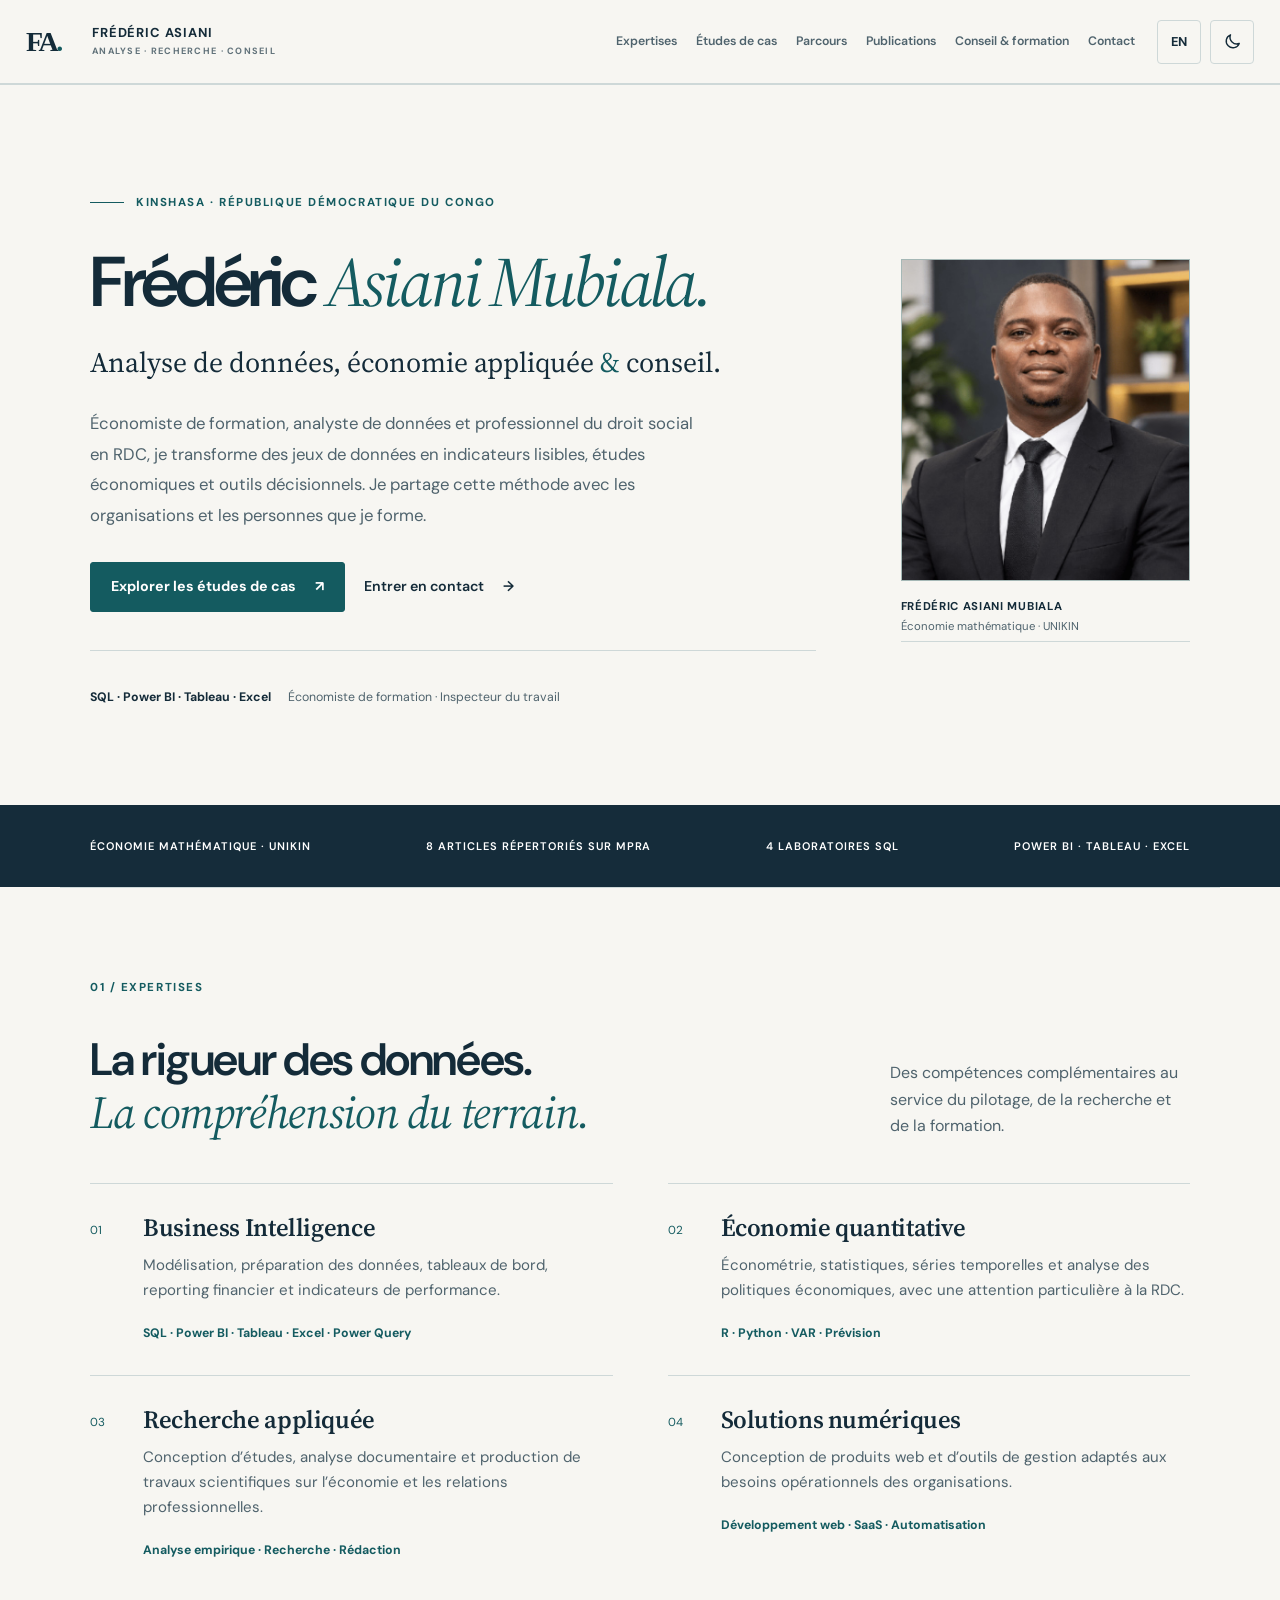
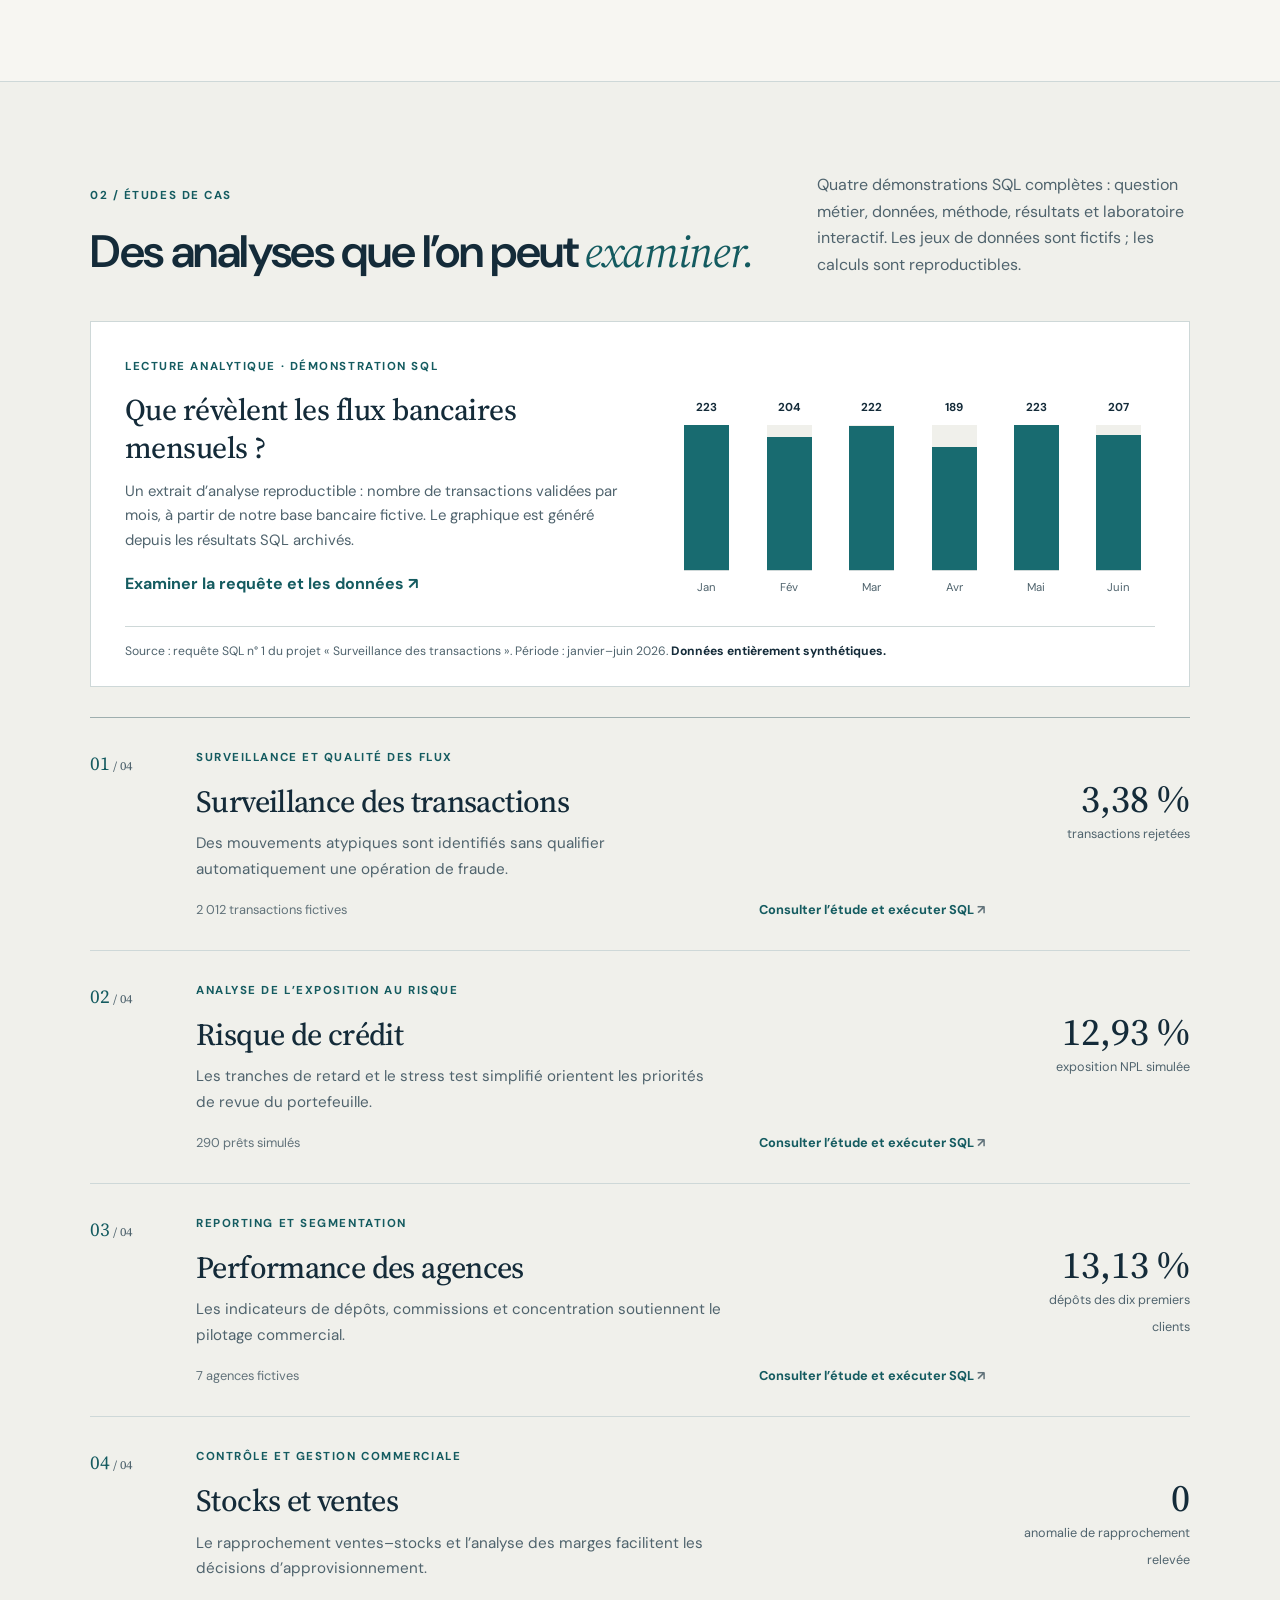
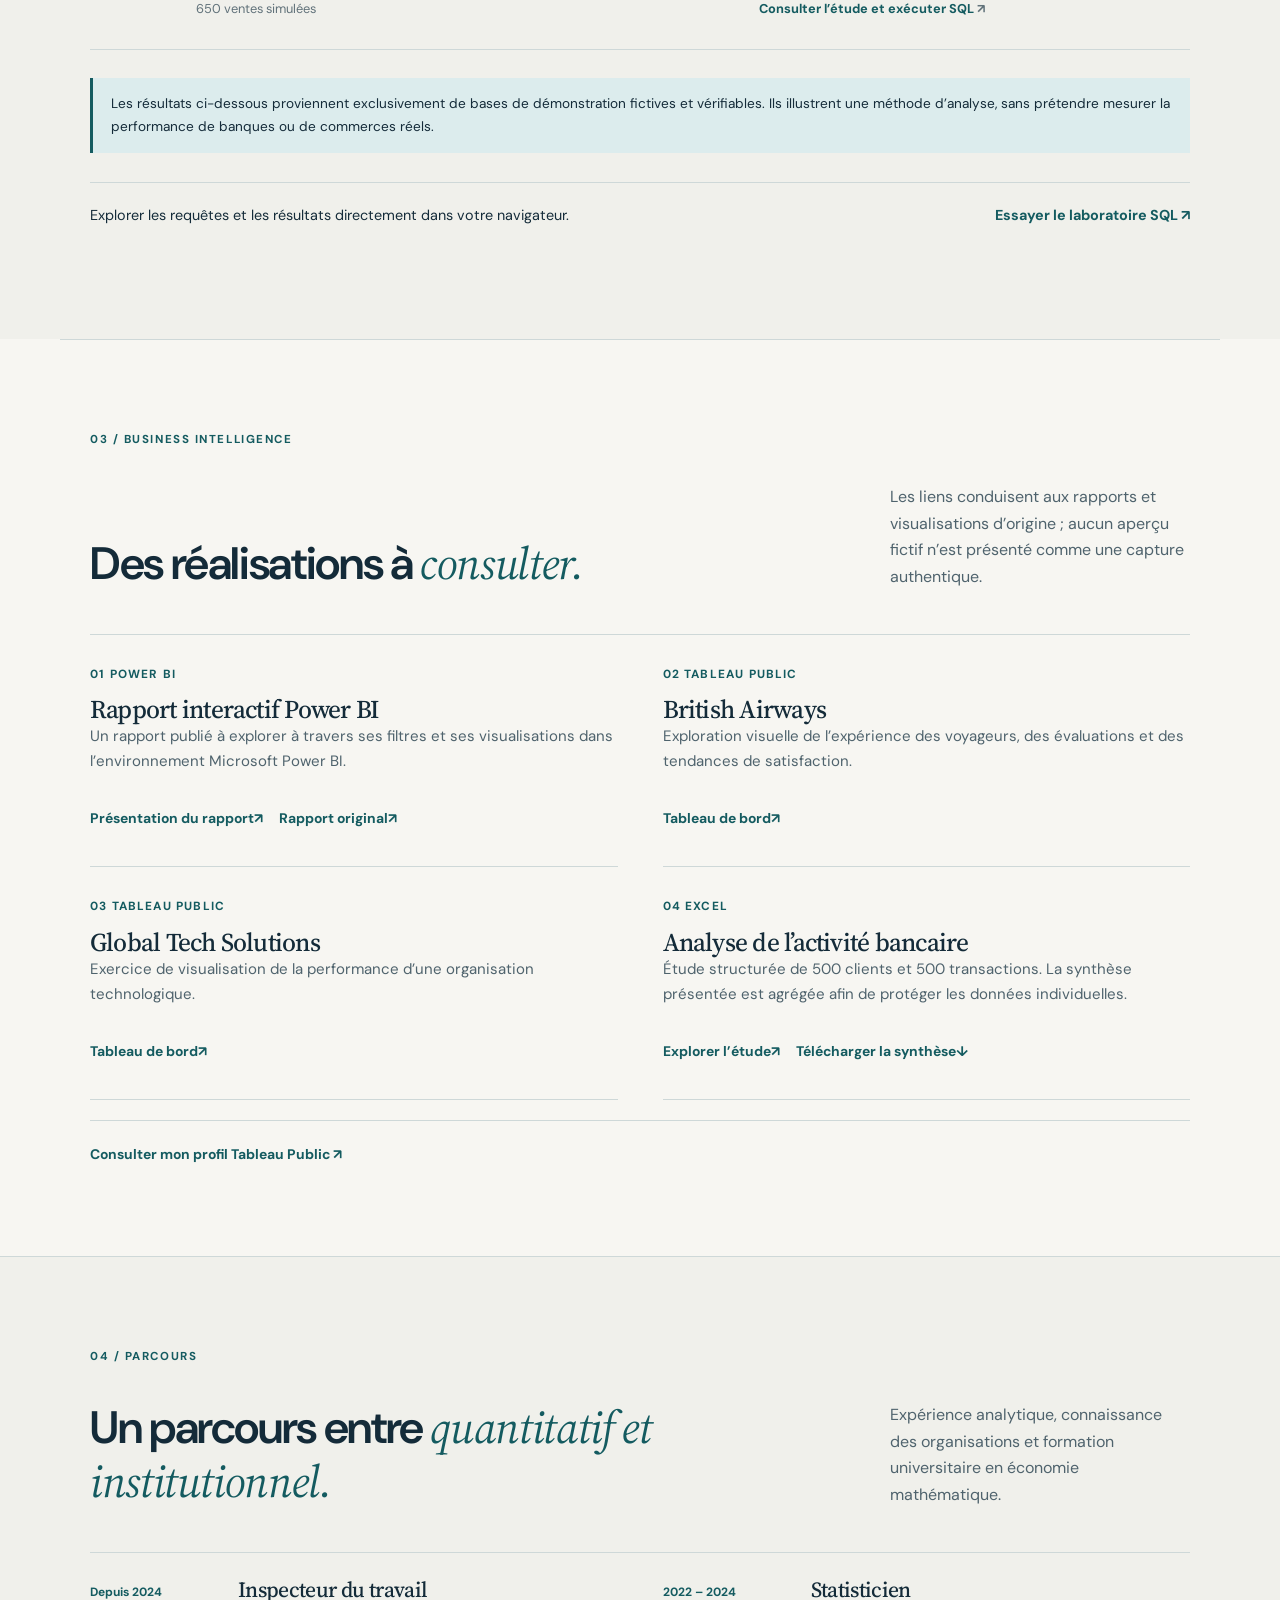
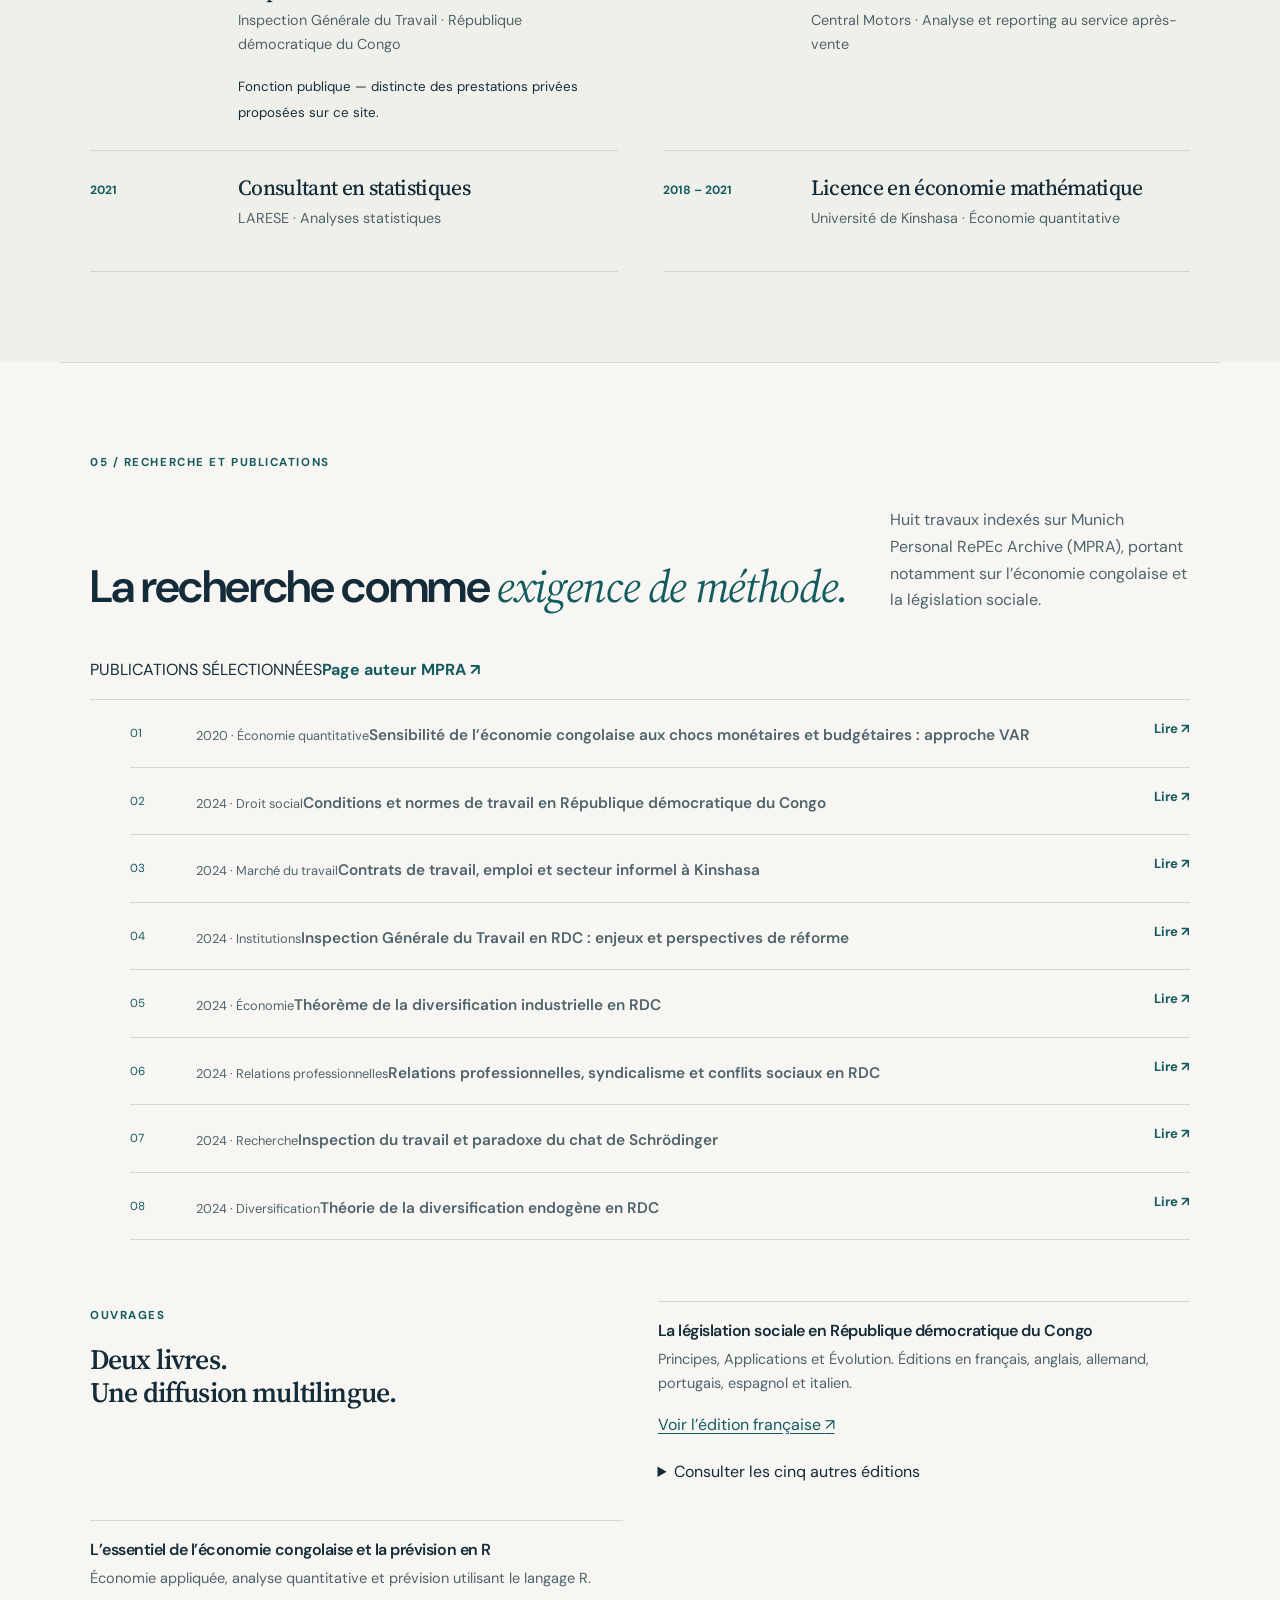
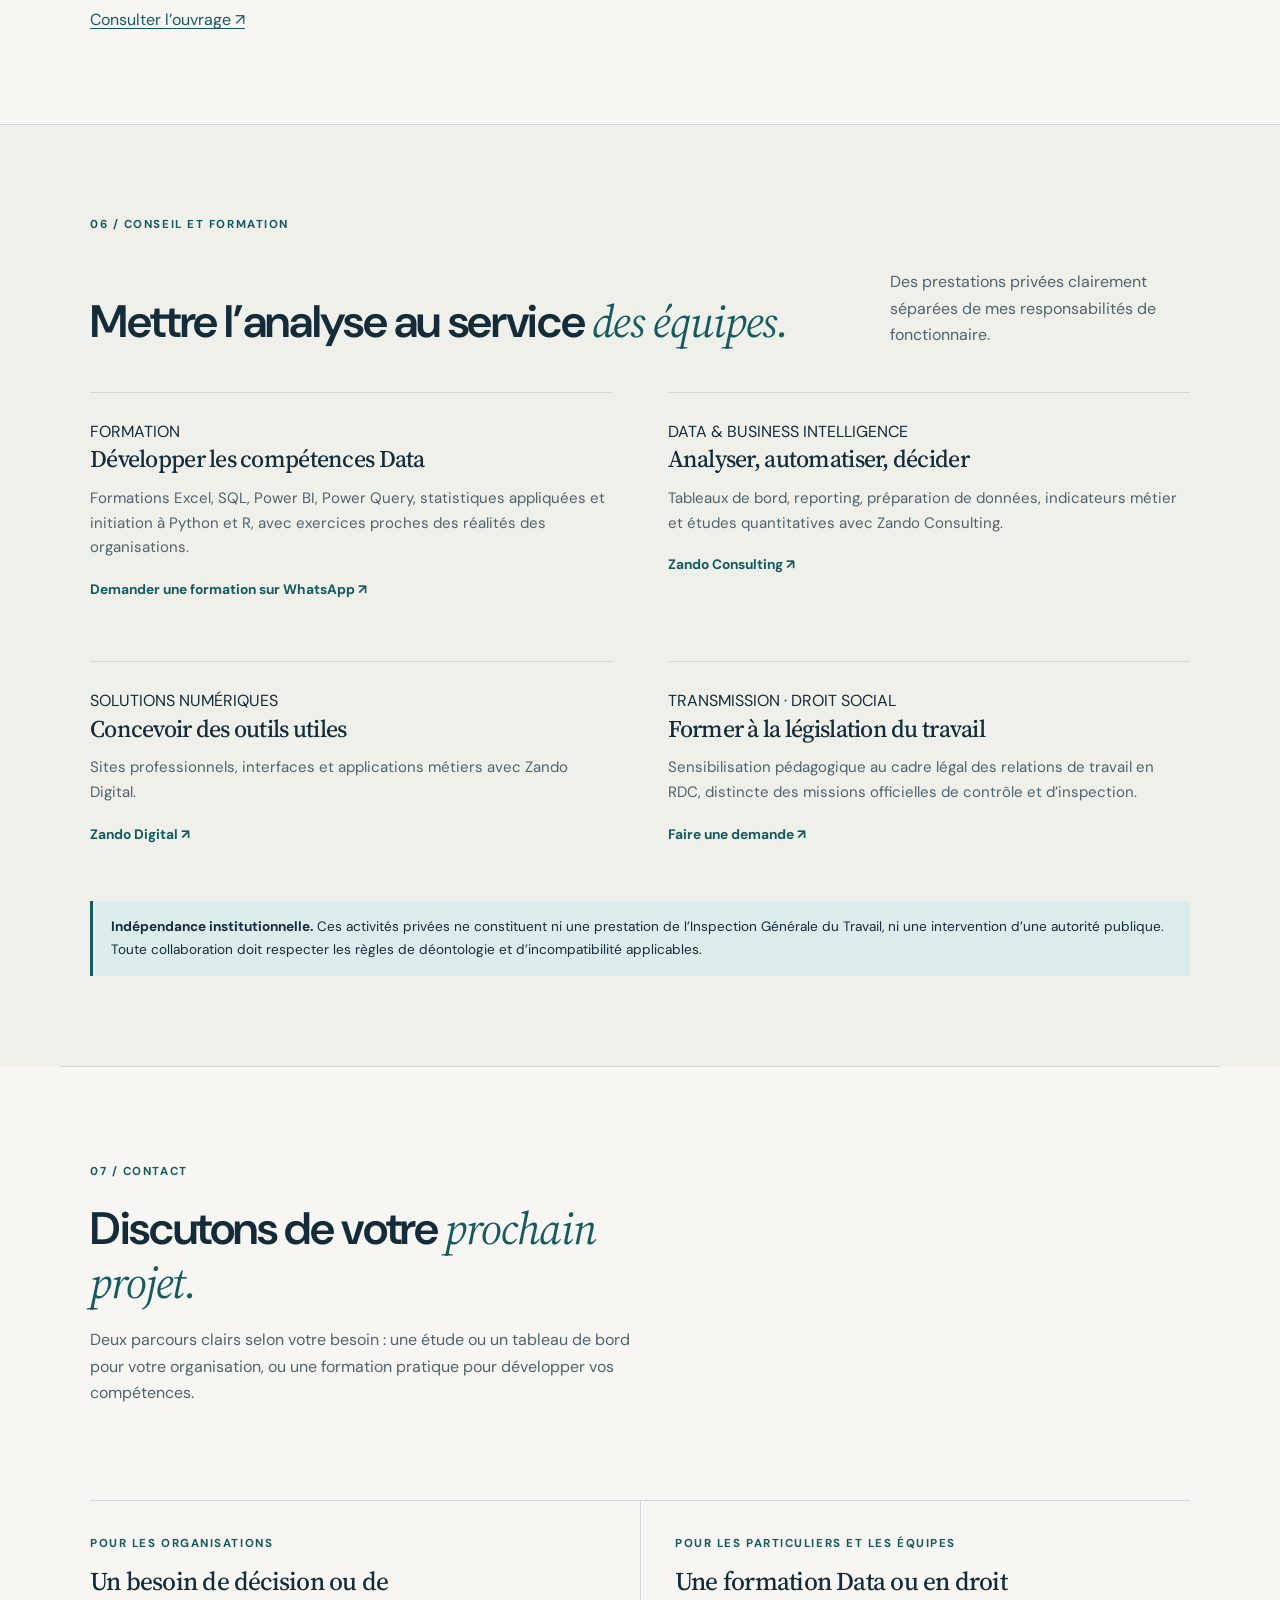
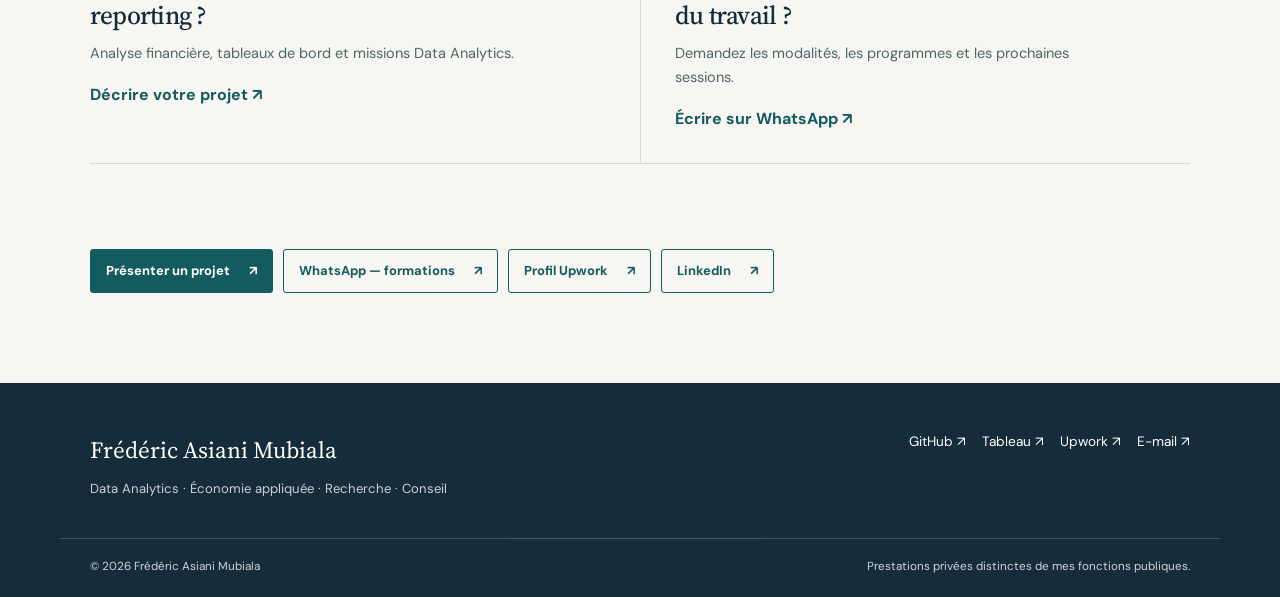
<file: index.html>
<!DOCTYPE html>

<html lang="fr"><head><meta charset="utf-8"/><meta content="width=device-width,initial-scale=1" name="viewport"/><title>Frédéric Asiani Mubiala | Data Analyst, économiste et consultant</title><meta content="Frédéric Asiani Mubiala : analyse de données, conseil BI, économie appliquée, recherche et formation en RDC. 4 études SQL interactives, Power BI, Tableau et Excel." name="description"/><meta content="#f7f6f2" id="theme-color-meta" name="theme-color"/><link href="https://frederic-asiani.github.io/" rel="canonical"/><link href="assets/favicon.svg" rel="icon" type="image/svg+xml"/><script>(function(){try{const p=localStorage.getItem('asiani-color-theme');const t=p==='dark'||p==='light'?p:(window.matchMedia('(prefers-color-scheme: dark)').matches?'dark':'light');document.documentElement.setAttribute('data-theme',t);document.documentElement.style.colorScheme=t;const m=document.querySelector('meta[name=theme-color]');if(m)m.content=t==='dark'?'#0d1923':'#f7f6f2';}catch(e){const t=window.matchMedia('(prefers-color-scheme: dark)').matches?'dark':'light';document.documentElement.setAttribute('data-theme',t);document.documentElement.style.colorScheme=t;const m=document.querySelector('meta[name=theme-color]');if(m)m.content=t==='dark'?'#0d1923':'#f7f6f2';}})();</script><link href="styles.css" rel="stylesheet"/><meta content="website" property="og:type"/><meta content="Frédéric Asiani Mubiala | Data Analyst, économiste et consultant" property="og:title"/><meta content="Frédéric Asiani Mubiala : analyse de données, conseil BI, économie appliquée, recherche et formation en RDC. 4 études SQL interactives, Power BI, Tableau et Excel." property="og:description"/><meta content="https://frederic-asiani.github.io/assets/portrait-frederic-asiani.jpg" property="og:image"/><meta content="summary" name="twitter:card"/><meta content="fr_CD" property="og:locale"/><meta content="https://frederic-asiani.github.io/" property="og:url"/><link href="https://fonts.googleapis.com" rel="preconnect"/><link crossorigin="anonymous" href="https://fonts.gstatic.com" rel="preconnect"/><meta content="light dark" name="color-scheme"/><script type="application/ld+json">{"@context":"https://schema.org","@type":"Person","name":"Frédéric Asiani Mubiala","alternateName":"Freddy Asiani","url":"https://frederic-asiani.github.io/","image":"https://frederic-asiani.github.io/assets/portrait-frederic-asiani.jpg","description":"Économiste, analyste de données, chercheur et formateur à Kinshasa, RDC.","jobTitle":["Data Analyst","Économiste","Inspecteur du travail"],"sameAs":["https://github.com/Frederic-Asiani","https://public.tableau.com/app/profile/frederic.asiani","https://www.upwork.com/freelancers/~019a6d23b828207a48","https://cd.linkedin.com/in/freddy-asiani/en"],"knowsAbout":["SQL","Power BI","Tableau","Excel","Econometrics","Labour Law"]}</script></head><body><a class="skip-link" href="#contenu">Aller au contenu</a><header class="site-header"><div class="site-header-inner"><a aria-label="Frédéric Asiani, accueil" class="wordmark" href="index.html"><span class="wordmark-symbol">FA<span class="wordmark-square">.</span></span><span class="wordmark-name">FRÉDÉRIC ASIANI<small>ANALYSE · RECHERCHE · CONSEIL</small></span></a><nav aria-label="Navigation principale — Frédéric Asiani" class="site-nav" id="site-nav"><a href="index.html#expertises">Expertises</a><a href="index.html#etudes">Études de cas</a><a href="index.html#parcours">Parcours</a><a href="index.html#publications">Publications</a><a href="index.html#conseil">Conseil &amp; formation</a><a href="index.html#contact">Contact</a></nav><div class="header-actions"><a aria-label="Switch to English" class="language-switch" href="en/index.html" lang="en">EN</a><button aria-label="Activer le thème sombre" aria-pressed="false" class="theme-toggle" id="theme-toggle" type="button"><svg aria-hidden="true" class="theme-sun" fill="none" height="20" stroke="currentColor" stroke-linecap="round" stroke-linejoin="round" stroke-width="1.75" viewbox="0 0 24 24" width="20"><circle cx="12" cy="12" r="4"></circle><path d="M12 2v2m0 16v2M4.93 4.93l1.42 1.42m11.3 11.3 1.42 1.42M2 12h2m16 0h2M4.93 19.07l1.42-1.42m11.3-11.3 1.42-1.42"></path></svg><svg aria-hidden="true" class="theme-moon" fill="none" height="20" stroke="currentColor" stroke-linecap="round" stroke-linejoin="round" stroke-width="1.75" viewbox="0 0 24 24" width="20"><path d="M20.5 14.5A8.5 8.5 0 019.5 3.5a8.5 8.5 0 1011 11z"></path></svg></button><button aria-controls="site-nav" aria-expanded="false" aria-label="Ouvrir le menu" class="menu-button" id="menu-button" type="button"><span></span><span></span><span></span></button></div></div></header><main id="contenu">
<section aria-labelledby="hero-title" class="hero container" id="accueil"><div class="hero-copy"><p class="kicker"><span class="kicker-line"></span>KINSHASA · RÉPUBLIQUE DÉMOCRATIQUE DU CONGO</p><h1 id="hero-title">Frédéric <em>Asiani Mubiala.</em></h1><p class="hero-specialty">Analyse de données, économie appliquée <span class="amp">&amp;</span> conseil.</p><p class="hero-intro">Économiste de formation, analyste de données et professionnel du droit social en RDC, je transforme des jeux de données en indicateurs lisibles, études économiques et outils décisionnels. Je partage cette méthode avec les organisations et les personnes que je forme.</p><div class="hero-actions"><a class="action-primary" href="#etudes">Explorer les études de cas <span aria-hidden="true">↗</span></a><a class="action-text" href="#contact">Entrer en contact <span aria-hidden="true">→</span></a></div><div class="hero-assurance"><span>SQL · Power BI · Tableau · Excel</span><span>Économiste de formation · Inspecteur du travail</span></div></div><aside aria-label="Présentation professionnelle" class="hero-portrait"><div class="portrait-inner"><img alt="Portrait professionnel de Frédéric Asiani Mubiala" decoding="async" fetchpriority="high" height="480" loading="eager" src="assets/portrait-frederic-asiani.jpg" width="480"/><div aria-hidden="true" class="portrait-fallback"><span class="portrait-initials">FA<span class="portrait-point">.</span></span><span class="portrait-fallback-rule"></span><span class="portrait-fallback-caption">DATA · ÉCONOMIE · CONSEIL</span></div></div><div class="portrait-caption"><span>FRÉDÉRIC ASIANI MUBIALA</span><span>Économie mathématique · UNIKIN</span></div></aside></section>
<div class="credential-strip"><div class="container credential-inner"><span>ÉCONOMIE MATHÉMATIQUE · UNIKIN</span><span>8 ARTICLES RÉPERTORIÉS SUR MPRA</span><span>4 LABORATOIRES SQL</span><span>POWER BI · TABLEAU · EXCEL</span></div></div>
<section class="section container" id="expertises"><div class="section-heading"><span class="section-number">01 / EXPERTISES</span><h2>La rigueur des données.<br/><em>La compréhension du terrain.</em></h2><p>Des compétences complémentaires au service du pilotage, de la recherche et de la formation.</p></div><div class="expertise-layout"><article class="expertise-item"><span class="expertise-n">01</span><div><h3>Business Intelligence</h3><p>Modélisation, préparation des données, tableaux de bord, reporting financier et indicateurs de performance.</p><span class="skill-line">SQL · Power BI · Tableau · Excel · Power Query</span></div></article><article class="expertise-item"><span class="expertise-n">02</span><div><h3>Économie quantitative</h3><p>Économétrie, statistiques, séries temporelles et analyse des politiques économiques, avec une attention particulière à la RDC.</p><span class="skill-line">R · Python · VAR · Prévision</span></div></article><article class="expertise-item"><span class="expertise-n">03</span><div><h3>Recherche appliquée</h3><p>Conception d’études, analyse documentaire et production de travaux scientifiques sur l’économie et les relations professionnelles.</p><span class="skill-line">Analyse empirique · Recherche · Rédaction</span></div></article><article class="expertise-item"><span class="expertise-n">04</span><div><h3>Solutions numériques</h3><p>Conception de produits web et d’outils de gestion adaptés aux besoins opérationnels des organisations.</p><span class="skill-line">Développement web · SaaS · Automatisation</span></div></article></div></section>
<section class="section band" id="etudes"><div class="container"><div class="section-heading section-heading-wide"><div><span class="section-number">02 / ÉTUDES DE CAS</span><h2>Des analyses que l’on peut <em>examiner.</em></h2></div><p>Quatre démonstrations SQL complètes : question métier, données, méthode, résultats et laboratoire interactif. Les jeux de données sont fictifs ; les calculs sont reproductibles.</p></div><figure aria-label="Analyse de démonstration SQL : six mois de transactions fictives" aria-labelledby="evidence-feature-title" class="evidence-feature"><div class="evidence-feature-header"><div><span class="section-number">LECTURE ANALYTIQUE · DÉMONSTRATION SQL</span><h3 id="evidence-feature-title">Que révèlent les flux bancaires mensuels ?</h3><p>Un extrait d’analyse reproductible : nombre de transactions validées par mois, à partir de notre base bancaire fictive. Le graphique est généré depuis les résultats SQL archivés.</p><a class="editorial-link" href="projets/01-surveillance-transactions/index.html#atelier-sql">Examiner la requête et les données <span aria-hidden="true">↗</span></a></div></div><div aria-label="Transactions validées par mois, de janvier à juin 2026, chiffres issus des résultats SQL de démonstration" class="evidence-feature-chart" role="group"><div class="evidence-month"><span class="evidence-n">223</span><div class="evidence-column-track"><span aria-hidden="true" class="evidence-column" style="height:100.00%"></span></div><span class="evidence-m">Jan</span></div><div class="evidence-month"><span class="evidence-n">204</span><div class="evidence-column-track"><span aria-hidden="true" class="evidence-column" style="height:91.48%"></span></div><span class="evidence-m">Fév</span></div><div class="evidence-month"><span class="evidence-n">222</span><div class="evidence-column-track"><span aria-hidden="true" class="evidence-column" style="height:99.55%"></span></div><span class="evidence-m">Mar</span></div><div class="evidence-month"><span class="evidence-n">189</span><div class="evidence-column-track"><span aria-hidden="true" class="evidence-column" style="height:84.75%"></span></div><span class="evidence-m">Avr</span></div><div class="evidence-month"><span class="evidence-n">223</span><div class="evidence-column-track"><span aria-hidden="true" class="evidence-column" style="height:100.00%"></span></div><span class="evidence-m">Mai</span></div><div class="evidence-month"><span class="evidence-n">207</span><div class="evidence-column-track"><span aria-hidden="true" class="evidence-column" style="height:92.83%"></span></div><span class="evidence-m">Juin</span></div></div><figcaption>Source : requête SQL n° 1 du projet « Surveillance des transactions ». Période : janvier–juin 2026. <strong>Données entièrement synthétiques.</strong></figcaption></figure><div aria-label="Quatre études de cas SQL — données de démonstration" class="case-list"><article class="case-row"><div aria-label="Étude 01 sur 4" class="case-index" title="Étude 01 sur 4">01<span> / 04</span></div><div class="case-content"><p class="eyebrow">Surveillance et qualité des flux</p><h3>Surveillance des transactions</h3><p>Des mouvements atypiques sont identifiés sans qualifier automatiquement une opération de fraude.</p><div class="case-foot"><span>2 012 transactions fictives</span><a aria-label="Lire l’étude Surveillance des transactions et lancer le laboratoire SQL" href="projets/01-surveillance-transactions/index.html">Consulter l’étude et exécuter SQL <span aria-hidden="true">↗</span></a></div></div><div class="case-stat"><strong>3,38 %</strong><span>transactions rejetées</span></div></article><article class="case-row"><div aria-label="Étude 02 sur 4" class="case-index" title="Étude 02 sur 4">02<span> / 04</span></div><div class="case-content"><p class="eyebrow">Analyse de l’exposition au risque</p><h3>Risque de crédit</h3><p>Les tranches de retard et le stress test simplifié orientent les priorités de revue du portefeuille.</p><div class="case-foot"><span>290 prêts simulés</span><a aria-label="Lire l’étude Risque de crédit et lancer le laboratoire SQL" href="projets/02-risque-credit/index.html">Consulter l’étude et exécuter SQL <span aria-hidden="true">↗</span></a></div></div><div class="case-stat"><strong>12,93 %</strong><span>exposition NPL simulée</span></div></article><article class="case-row"><div aria-label="Étude 03 sur 4" class="case-index" title="Étude 03 sur 4">03<span> / 04</span></div><div class="case-content"><p class="eyebrow">Reporting et segmentation</p><h3>Performance des agences</h3><p>Les indicateurs de dépôts, commissions et concentration soutiennent le pilotage commercial.</p><div class="case-foot"><span>7 agences fictives</span><a aria-label="Lire l’étude Performance des agences et lancer le laboratoire SQL" href="projets/03-agences-clientele/index.html">Consulter l’étude et exécuter SQL <span aria-hidden="true">↗</span></a></div></div><div class="case-stat"><strong>13,13 %</strong><span>dépôts des dix premiers clients</span></div></article><article class="case-row"><div aria-label="Étude 04 sur 4" class="case-index" title="Étude 04 sur 4">04<span> / 04</span></div><div class="case-content"><p class="eyebrow">Contrôle et gestion commerciale</p><h3>Stocks et ventes</h3><p>Le rapprochement ventes–stocks et l’analyse des marges facilitent les décisions d’approvisionnement.</p><div class="case-foot"><span>650 ventes simulées</span><a aria-label="Lire l’étude Stocks et ventes et lancer le laboratoire SQL" href="projets/04-stocks-commerce/index.html">Consulter l’étude et exécuter SQL <span aria-hidden="true">↗</span></a></div></div><div class="case-stat"><strong>0</strong><span>anomalie de rapprochement relevée</span></div></article></div><p class="disclosure">Les résultats ci-dessous proviennent exclusivement de bases de démonstration fictives et vérifiables. Ils illustrent une méthode d’analyse, sans prétendre mesurer la performance de banques ou de commerces réels.</p><div class="case-tools"><span>Explorer les requêtes et les résultats directement dans votre navigateur.</span><a class="inline-link" href="projets/01-surveillance-transactions/index.html#atelier-sql">Essayer le laboratoire SQL <span aria-hidden="true">↗</span></a></div></div></section>
<section class="section container" id="realisations"><div class="section-heading"><span class="section-number">03 / BUSINESS INTELLIGENCE</span><h2>Des réalisations à <em>consulter.</em></h2><p>Les liens conduisent aux rapports et visualisations d’origine ; aucun aperçu fictif n’est présenté comme une capture authentique.</p></div><div class="work-list"><article class="work-feature"><div class="work-label" title="Rapport Power BI consultable"><span>01</span> POWER BI</div><div><h3>Rapport interactif Power BI</h3><p>Un rapport publié à explorer à travers ses filtres et ses visualisations dans l’environnement Microsoft Power BI.</p></div><div class="work-links"><a href="projets/06-powerbi/index.html">Présentation du rapport <span aria-hidden="true">↗</span></a><a href="https://app.powerbi.com/view?r=eyJrIjoiYWExMDlhM2MtM2ZlNi00NTA0LTg5NTYtYmNmMjgyN2I0ZjVjIiwidCI6IjFjOTRjYTlhLThkOTgtNGQxMC05OTQ0LTZmZjU4NGNjODBlNyJ9" rel="noopener noreferrer" target="_blank">Rapport original <span aria-hidden="true">↗</span></a></div></article><article class="work-feature"><div class="work-label" title="Visualisation Tableau Public"><span>02</span> TABLEAU PUBLIC</div><div><h3>British Airways</h3><p>Exploration visuelle de l’expérience des voyageurs, des évaluations et des tendances de satisfaction.</p></div><div class="work-links"><a href="https://public.tableau.com/views/ProjetbritishAirWays/Tableaudebord1" rel="noopener noreferrer" target="_blank">Tableau de bord <span aria-hidden="true">↗</span></a></div></article><article class="work-feature"><div class="work-label" title="Visualisation Tableau Public"><span>03</span> TABLEAU PUBLIC</div><div><h3>Global Tech Solutions</h3><p>Exercice de visualisation de la performance d’une organisation technologique.</p></div><div class="work-links"><a href="https://public.tableau.com/views/GlobalTechSolutions_17383775965590/Tableaudebord1" rel="noopener noreferrer" target="_blank">Tableau de bord <span aria-hidden="true">↗</span></a></div></article><article class="work-feature"><div class="work-label" title="Étude Excel documentée"><span>04</span> EXCEL</div><div><h3>Analyse de l’activité bancaire</h3><p>Étude structurée de 500 clients et 500 transactions. La synthèse présentée est agrégée afin de protéger les données individuelles.</p></div><div class="work-links"><a href="projets/05-analyse-bancaire-excel/index.html">Explorer l’étude <span aria-hidden="true">↗</span></a><a download="" href="projets/05-analyse-bancaire-excel/Banque_Synthese_Anonymisee.xlsx">Télécharger la synthèse <span aria-hidden="true">↓</span></a></div></article></div><div class="work-bottom"><a class="editorial-link" href="https://public.tableau.com/app/profile/frederic.asiani" rel="noopener noreferrer" target="_blank">Consulter mon profil Tableau Public <span aria-hidden="true">↗</span></a></div></section>
<section class="section band" id="parcours"><div class="container"><div class="section-heading"><span class="section-number">04 / PARCOURS</span><h2>Un parcours entre <em>quantitatif et institutionnel.</em></h2><p>Expérience analytique, connaissance des organisations et formation universitaire en économie mathématique.</p></div><div class="timeline"><article class="timeline-entry"><span class="timeline-date">Depuis 2024</span><div><h3>Inspecteur du travail</h3><p>Inspection Générale du Travail · République démocratique du Congo</p><small>Fonction publique — distincte des prestations privées proposées sur ce site.</small></div></article><article class="timeline-entry"><span class="timeline-date">2022 – 2024</span><div><h3>Statisticien</h3><p>Central Motors · Analyse et reporting au service après-vente</p></div></article><article class="timeline-entry"><span class="timeline-date">2021</span><div><h3>Consultant en statistiques</h3><p>LARESE · Analyses statistiques</p></div></article><article class="timeline-entry"><span class="timeline-date">2018 – 2021</span><div><h3>Licence en économie mathématique</h3><p>Université de Kinshasa · Économie quantitative</p></div></article></div></div></section>
<section class="section container" id="publications"><div class="section-heading"><span class="section-number">05 / RECHERCHE ET PUBLICATIONS</span><h2>La recherche comme <em>exigence de méthode.</em></h2><p>Huit travaux indexés sur Munich Personal RePEc Archive (MPRA), portant notamment sur l’économie congolaise et la législation sociale.</p></div><div class="publication-top"><span>PUBLICATIONS SÉLECTIONNÉES</span><a class="inline-link" href="https://mpra.ub.uni-muenchen.de/view/people/ASIANI%3D3AFreddy%3D3A%3D3A.eprintid.html" rel="noopener noreferrer" target="_blank">Page auteur MPRA <span aria-hidden="true">↗</span></a></div><ol class="publication-list"><li class="publication-item"><span class="pub-no">01</span><div class="pub-text"><span class="pub-kind">2020 · Économie quantitative</span><span class="pub-title">Sensibilité de l’économie congolaise aux chocs monétaires et budgétaires : approche VAR</span></div><a aria-label="Lire la publication : Sensibilité de l’économie congolaise aux chocs monétaires et budgétaires : approche VAR" href="https://mpra.ub.uni-muenchen.de/101255/" rel="noopener noreferrer" target="_blank">Lire <span aria-hidden="true">↗</span></a></li><li class="publication-item"><span class="pub-no">02</span><div class="pub-text"><span class="pub-kind">2024 · Droit social</span><span class="pub-title">Conditions et normes de travail en République démocratique du Congo</span></div><a aria-label="Lire la publication : Conditions et normes de travail en République démocratique du Congo" href="https://mpra.ub.uni-muenchen.de/121254/" rel="noopener noreferrer" target="_blank">Lire <span aria-hidden="true">↗</span></a></li><li class="publication-item"><span class="pub-no">03</span><div class="pub-text"><span class="pub-kind">2024 · Marché du travail</span><span class="pub-title">Contrats de travail, emploi et secteur informel à Kinshasa</span></div><a aria-label="Lire la publication : Contrats de travail, emploi et secteur informel à Kinshasa" href="https://mpra.ub.uni-muenchen.de/121276/" rel="noopener noreferrer" target="_blank">Lire <span aria-hidden="true">↗</span></a></li><li class="publication-item"><span class="pub-no">04</span><div class="pub-text"><span class="pub-kind">2024 · Institutions</span><span class="pub-title">Inspection Générale du Travail en RDC : enjeux et perspectives de réforme</span></div><a aria-label="Lire la publication : Inspection Générale du Travail en RDC : enjeux et perspectives de réforme" href="https://mpra.ub.uni-muenchen.de/121371/" rel="noopener noreferrer" target="_blank">Lire <span aria-hidden="true">↗</span></a></li><li class="publication-item"><span class="pub-no">05</span><div class="pub-text"><span class="pub-kind">2024 · Économie</span><span class="pub-title">Théorème de la diversification industrielle en RDC</span></div><a aria-label="Lire la publication : Théorème de la diversification industrielle en RDC" href="https://mpra.ub.uni-muenchen.de/121440/" rel="noopener noreferrer" target="_blank">Lire <span aria-hidden="true">↗</span></a></li><li class="publication-item"><span class="pub-no">06</span><div class="pub-text"><span class="pub-kind">2024 · Relations professionnelles</span><span class="pub-title">Relations professionnelles, syndicalisme et conflits sociaux en RDC</span></div><a aria-label="Lire la publication : Relations professionnelles, syndicalisme et conflits sociaux en RDC" href="https://mpra.ub.uni-muenchen.de/121626/" rel="noopener noreferrer" target="_blank">Lire <span aria-hidden="true">↗</span></a></li><li class="publication-item"><span class="pub-no">07</span><div class="pub-text"><span class="pub-kind">2024 · Recherche</span><span class="pub-title">Inspection du travail et paradoxe du chat de Schrödinger</span></div><a aria-label="Lire la publication : Inspection du travail et paradoxe du chat de Schrödinger" href="https://mpra.ub.uni-muenchen.de/122269/" rel="noopener noreferrer" target="_blank">Lire <span aria-hidden="true">↗</span></a></li><li class="publication-item"><span class="pub-no">08</span><div class="pub-text"><span class="pub-kind">2024 · Diversification</span><span class="pub-title">Théorie de la diversification endogène en RDC</span></div><a aria-label="Lire la publication : Théorie de la diversification endogène en RDC" href="https://mpra.ub.uni-muenchen.de/122276/" rel="noopener noreferrer" target="_blank">Lire <span aria-hidden="true">↗</span></a></li></ol><div class="books-editorial"><div class="books-intro"><span class="micro-label">OUVRAGES</span><h3>Deux livres.<br/>Une diffusion multilingue.</h3></div><div class="book-detail"><h4>La législation sociale en République démocratique du Congo</h4><p>Principes, Applications et Évolution. Éditions en français, anglais, allemand, portugais, espagnol et italien.</p><a href="https://www.morawa.at/detail/ISBN-9786206705239/Asiani-Mubiala-Freddy/La-L%C3%A9gislation-Sociale-en-R%C3%A9publique-D%C3%A9mocratique-du-Congo" rel="noopener noreferrer" target="_blank">Voir l’édition française <span aria-hidden="true">↗</span></a><details class="editions-details"><summary>Consulter les cinq autres éditions</summary><ul><li><a href="https://www.foyles.co.uk/book/social-legislation-in-the-democratic-republic-of-congo/freddy-asiani-mubiala/9786208105891" rel="noopener noreferrer" target="_blank">English ↗</a></li><li><a href="https://www.morawa.at/detail/ISBN-9786208105884/Asiani-Mubiala-Freddy/Die-Sozialgesetzgebung-in-der-Demokratischen-Republik-Kongo" rel="noopener noreferrer" target="_blank">Deutsch ↗</a></li><li><a href="https://www.hatchards.co.uk/book/legisla-o-social-na-rep-blica-democr-tica-do-congo/freddy-asiani-mubiala/9786208105839" rel="noopener noreferrer" target="_blank">Português ↗</a></li><li><a href="https://www.morawa.at/detail/ISBN-9786208105914/Asiani-Mubiala-Freddy/Legislaci%C3%B3n-social-en-la-Rep%C3%BAblica-Democr%C3%A1tica-del-Congo" rel="noopener noreferrer" target="_blank">Español ↗</a></li><li><a href="https://www.morawa.at/detail/ISBN-9786208105907/Asiani-Mubiala-Freddy/La-legislazione-sociale-nella-Repubblica-Democratica-del-Congo" rel="noopener noreferrer" target="_blank">Italiano ↗</a></li></ul></details></div><div class="book-detail"><h4>L’essentiel de l’économie congolaise et la prévision en R</h4><p>Économie appliquée, analyse quantitative et prévision utilisant le langage R.</p><a href="https://www.bol.com/be/fr/p/l-essentiel-de-l-economie-congolaise-et-la-prevision-en-r/9300000009559473/" rel="noopener noreferrer" target="_blank">Consulter l’ouvrage <span aria-hidden="true">↗</span></a></div></div></section>
<section class="section band" id="conseil"><div class="container"><div class="section-heading"><span class="section-number">06 / CONSEIL ET FORMATION</span><h2>Mettre l’analyse au service <em>des équipes.</em></h2><p>Des prestations privées clairement séparées de mes responsabilités de fonctionnaire.</p></div><div class="services-layout"><article class="service"><span>FORMATION</span><h3>Développer les compétences Data</h3><p>Formations Excel, SQL, Power BI, Power Query, statistiques appliquées et initiation à Python et R, avec exercices proches des réalités des organisations.</p><a aria-label="Contacter Frédéric Asiani sur WhatsApp pour les formations et missions de conseil" href="https://wa.me/243820249705?text=Bonjour%2C%20je%20souhaite%20recevoir%20des%20informations%20sur%20vos%20formations%20en%20analyse%20de%20donn%C3%A9es." rel="noopener noreferrer" target="_blank">Demander une formation sur WhatsApp <span aria-hidden="true">↗</span></a></article><article class="service"><span>DATA &amp; BUSINESS INTELLIGENCE</span><h3>Analyser, automatiser, décider</h3><p>Tableaux de bord, reporting, préparation de données, indicateurs métier et études quantitatives avec Zando Consulting.</p><a href="https://consulting.marketgroup.pro" rel="noopener noreferrer" target="_blank">Zando Consulting <span aria-hidden="true">↗</span></a></article><article class="service"><span>SOLUTIONS NUMÉRIQUES</span><h3>Concevoir des outils utiles</h3><p>Sites professionnels, interfaces et applications métiers avec Zando Digital.</p><a href="https://digital.marketgroup.pro" rel="noopener noreferrer" target="_blank">Zando Digital <span aria-hidden="true">↗</span></a></article><article class="service"><span>TRANSMISSION · DROIT SOCIAL</span><h3>Former à la législation du travail</h3><p>Sensibilisation pédagogique au cadre légal des relations de travail en RDC, distincte des missions officielles de contrôle et d’inspection.</p><a href="mailto:contact@marketgroup.pro?subject=Information%20formation%20droit%20du%20travail">Faire une demande <span aria-hidden="true">↗</span></a></article></div><div class="ethics-note"><strong>Indépendance institutionnelle.</strong> Ces activités privées ne constituent ni une prestation de l’Inspection Générale du Travail, ni une intervention d’une autorité publique. Toute collaboration doit respecter les règles de déontologie et d’incompatibilité applicables.</div></div></section>
<section class="section container contact-section" id="contact"><div class="contact-copy"><span class="section-number">07 / CONTACT</span><h2>Discutons de votre <em>prochain projet.</em></h2><p>Deux parcours clairs selon votre besoin : une étude ou un tableau de bord pour votre organisation, ou une formation pratique pour développer vos compétences.</p></div><div aria-label="Choisir votre besoin" class="contact-paths">
<article class="contact-path"><span class="micro-label">POUR LES ORGANISATIONS</span><h3>Un besoin de décision ou de reporting ?</h3><p>Analyse financière, tableaux de bord et missions Data Analytics.</p><a class="editorial-link" href="mailto:contact@marketgroup.pro?subject=Demande%20de%20mission%20Data%20Analytics">Décrire votre projet <span aria-hidden="true">↗</span></a></article>
<article class="contact-path"><span class="micro-label">POUR LES PARTICULIERS ET LES ÉQUIPES</span><h3>Une formation Data ou en droit du travail ?</h3><p>Demandez les modalités, les programmes et les prochaines sessions.</p><a aria-label="Contacter Frédéric Asiani sur WhatsApp pour les formations et missions de conseil" class="editorial-link" href="https://wa.me/243820249705?text=Bonjour%2C%20je%20souhaite%20recevoir%20les%20informations%20sur%20les%20formations." rel="noopener noreferrer" target="_blank">Écrire sur WhatsApp <span aria-hidden="true">↗</span></a></article>
</div><div class="contact-actions contact-actions-minor"><a class="action-primary" href="mailto:contact@marketgroup.pro?subject=Projet%20Data%20Analytics">Présenter un projet <span aria-hidden="true">↗</span></a><a aria-label="Contacter Frédéric Asiani sur WhatsApp pour les formations et missions de conseil" class="action-outline" href="https://wa.me/243820249705?text=Bonjour%2C%20je%20souhaite%20recevoir%20des%20informations%20sur%20vos%20formations%20en%20analyse%20de%20donn%C3%A9es." rel="noopener noreferrer" target="_blank">WhatsApp — formations <span aria-hidden="true">↗</span></a><a class="action-outline" href="https://www.upwork.com/freelancers/~019a6d23b828207a48" rel="noopener noreferrer" target="_blank">Profil Upwork <span aria-hidden="true">↗</span></a><a class="action-outline" href="https://cd.linkedin.com/in/freddy-asiani/en" rel="noopener noreferrer" target="_blank">LinkedIn <span aria-hidden="true">↗</span></a></div></section>
</main><footer class="site-footer"><div class="container footer-layout"><div><span class="footer-name">Frédéric Asiani Mubiala</span><p>Data Analytics · Économie appliquée · Recherche · Conseil</p></div><div class="footer-links"><a href="https://github.com/Frederic-Asiani" rel="noopener noreferrer" target="_blank">GitHub ↗</a><a href="https://public.tableau.com/app/profile/frederic.asiani" rel="noopener noreferrer" target="_blank">Tableau ↗</a><a href="https://www.upwork.com/freelancers/~019a6d23b828207a48" rel="noopener noreferrer" target="_blank">Upwork ↗</a><a href="mailto:contact@marketgroup.pro">E-mail ↗</a></div></div><div class="container footer-bottom"><span>© <span id="year">2026</span> Frédéric Asiani Mubiala</span><span>Prestations privées distinctes de mes fonctions publiques.</span></div></footer><script defer="" src="main.js"></script></body></html>
</file>
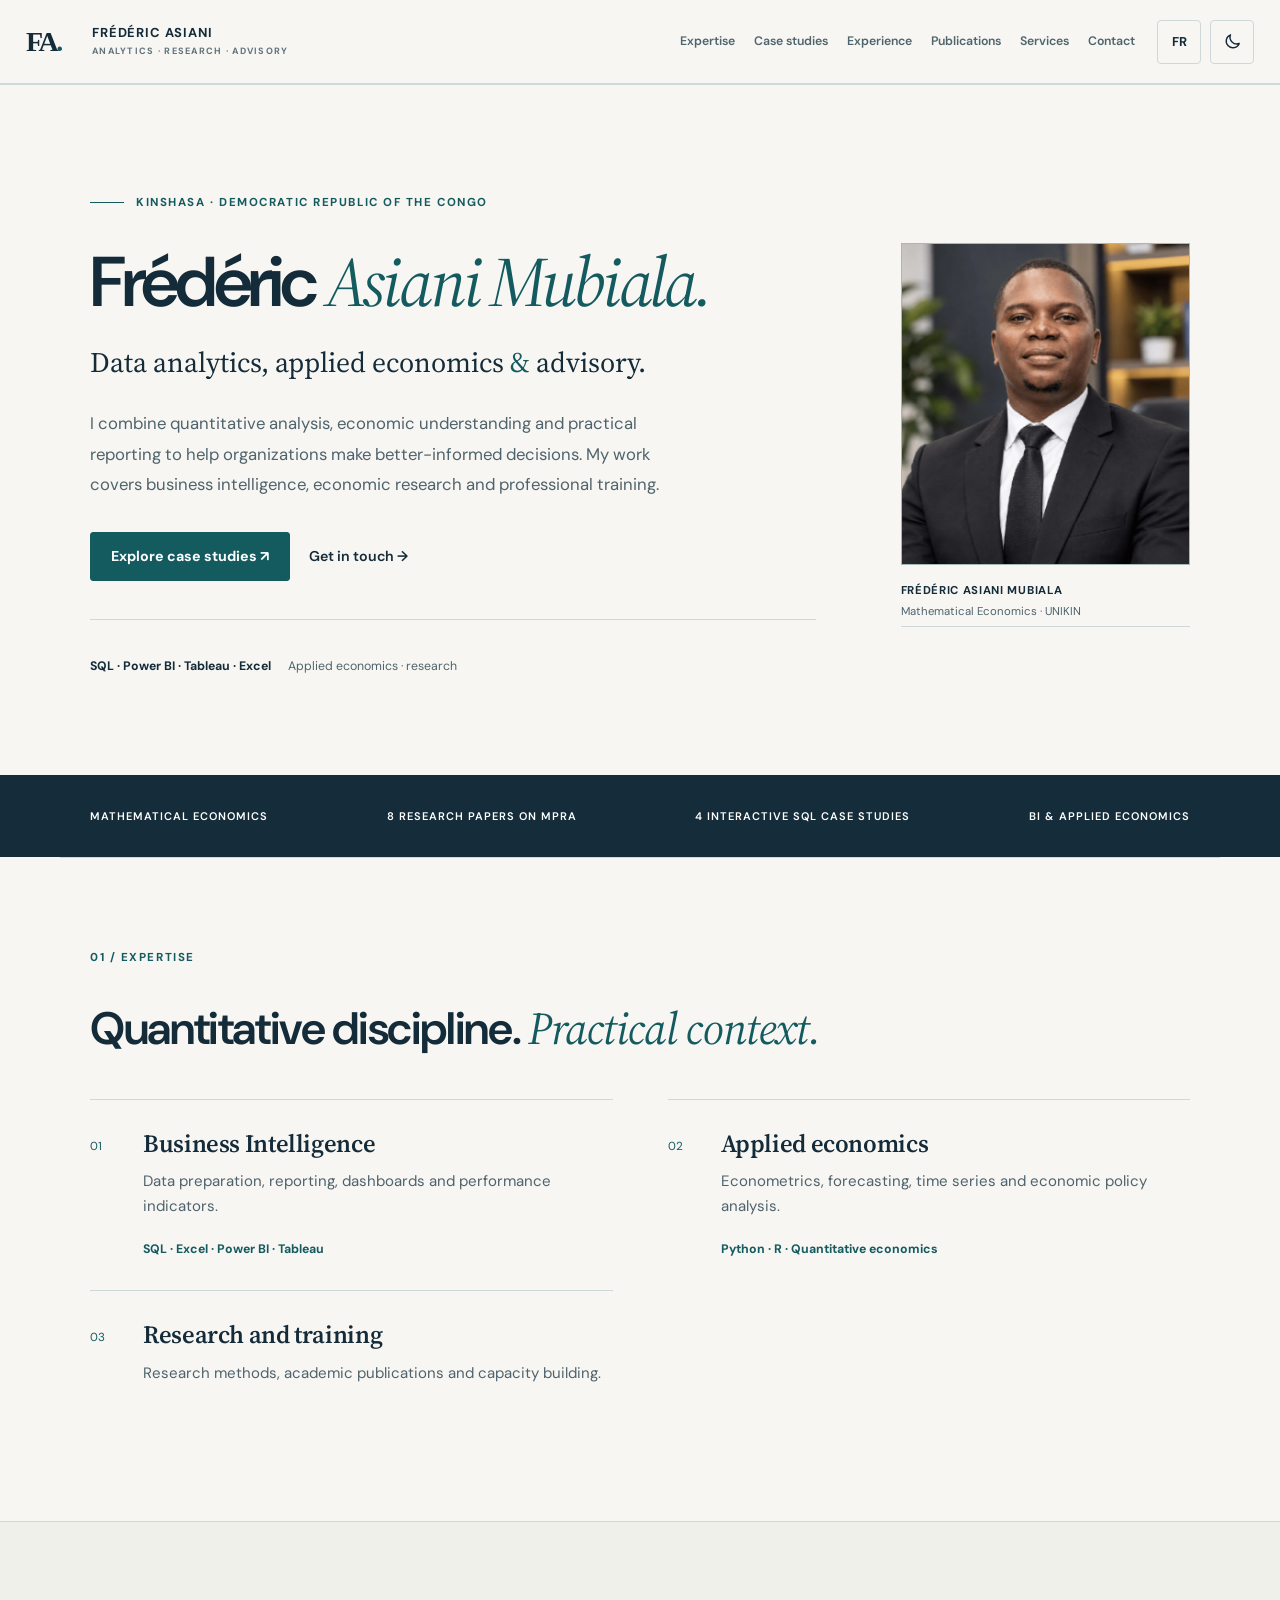
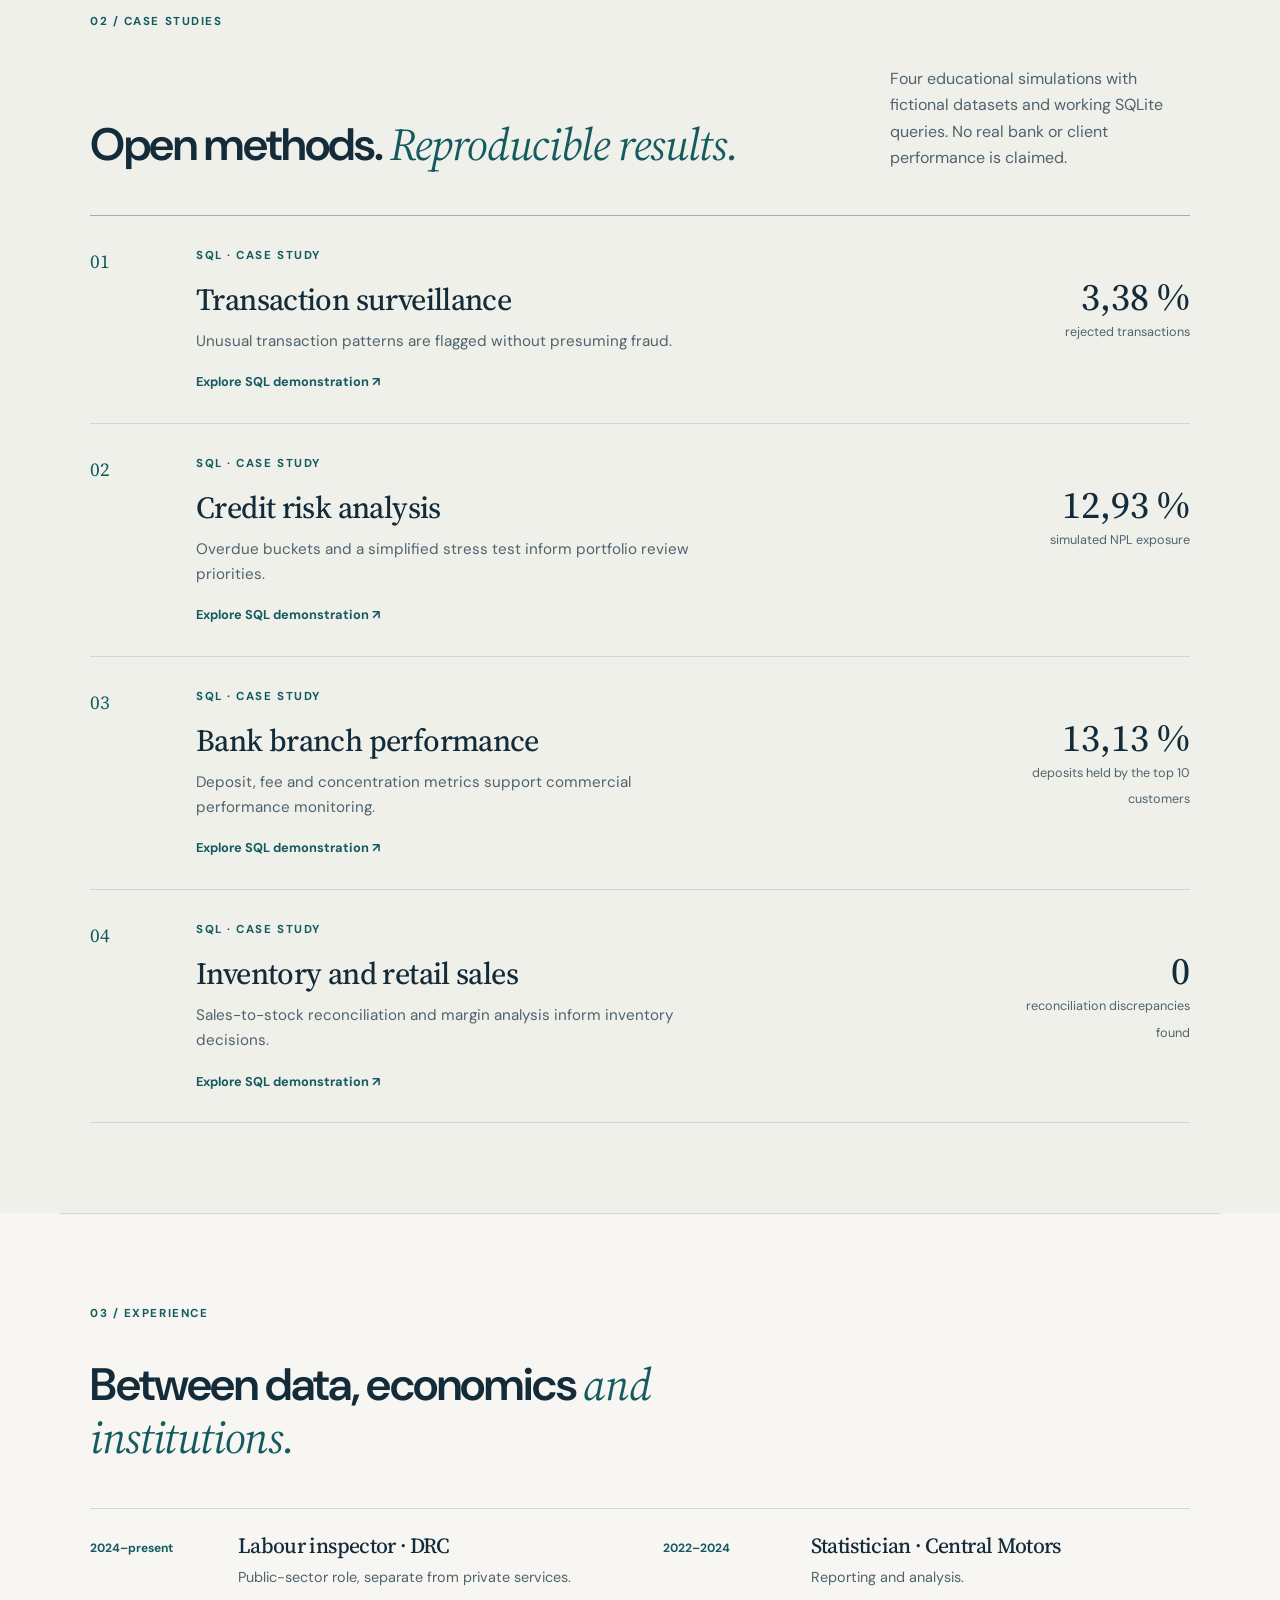
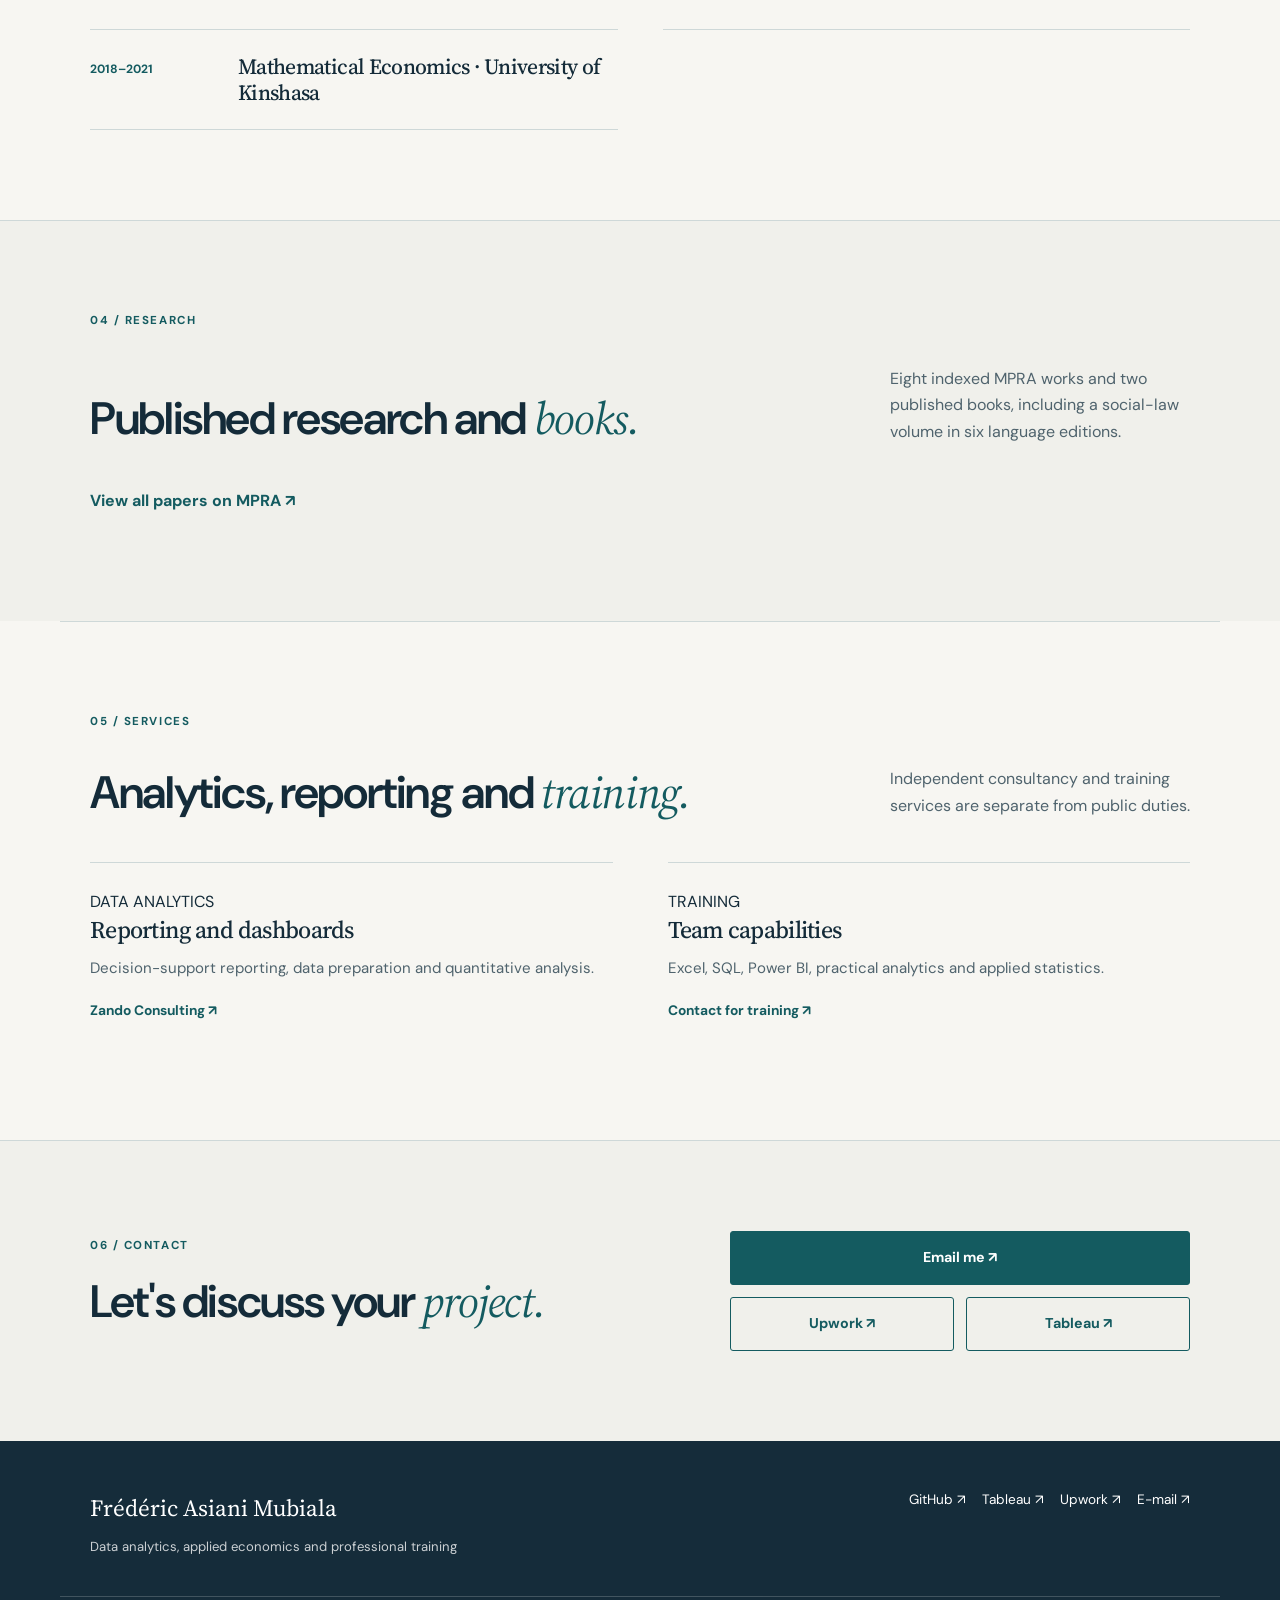
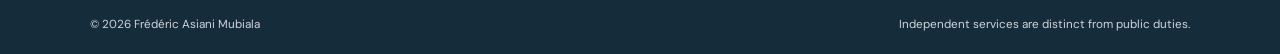
<file: en/index.html>
<!DOCTYPE html>

<html lang="en"><head><meta charset="utf-8"/><meta content="width=device-width,initial-scale=1" name="viewport"/><title>Frédéric Asiani Mubiala | Data Analytics &amp; Applied Economics</title><meta content="Independent data analyst and applied economist in Kinshasa. SQL case studies, BI dashboards, research and training." name="description"/><meta content="#f7f6f2" id="theme-color-meta" name="theme-color"/><link href="https://frederic-asiani.github.io/en/" rel="canonical"/><link href="../assets/favicon.svg" rel="icon" type="image/svg+xml"/><script>(function(){try{const p=localStorage.getItem('asiani-color-theme');const t=p==='dark'||p==='light'?p:(window.matchMedia('(prefers-color-scheme: dark)').matches?'dark':'light');document.documentElement.setAttribute('data-theme',t);document.documentElement.style.colorScheme=t;const m=document.querySelector('meta[name=theme-color]');if(m)m.content=t==='dark'?'#0d1923':'#f7f6f2';}catch(e){const t=window.matchMedia('(prefers-color-scheme: dark)').matches?'dark':'light';document.documentElement.setAttribute('data-theme',t);document.documentElement.style.colorScheme=t;const m=document.querySelector('meta[name=theme-color]');if(m)m.content=t==='dark'?'#0d1923':'#f7f6f2';}})();</script><link href="../styles.css" rel="stylesheet"/><meta content="website" property="og:type"/><meta content="Frédéric Asiani Mubiala | Data Analytics &amp; Applied Economics" property="og:title"/><meta content="Independent data analyst and applied economist in Kinshasa. SQL case studies, BI dashboards, research and training." property="og:description"/><meta content="https://frederic-asiani.github.io/assets/portrait-frederic-asiani.jpg" property="og:image"/><meta content="summary" name="twitter:card"/></head><body><a class="skip-link" href="#contenu">Skip to content</a><header class="site-header"><div class="site-header-inner"><a aria-label="Frédéric Asiani, homepage" class="wordmark" href="index.html"><span class="wordmark-symbol">FA<span class="wordmark-square">.</span></span><span class="wordmark-name">FRÉDÉRIC ASIANI<small>ANALYTICS · RESEARCH · ADVISORY</small></span></a><nav aria-label="Main navigation" class="site-nav" id="site-nav"><a href="index.html#expertises">Expertise</a><a href="index.html#etudes">Case studies</a><a href="index.html#parcours">Experience</a><a href="index.html#publications">Publications</a><a href="index.html#conseil">Services</a><a href="index.html#contact">Contact</a></nav><div class="header-actions"><a aria-label="Passer en français" class="language-switch" href="../index.html" lang="fr">FR</a><button aria-label="Switch to dark mode" aria-pressed="false" class="theme-toggle" id="theme-toggle" type="button"><svg aria-hidden="true" class="theme-sun" fill="none" height="20" stroke="currentColor" stroke-linecap="round" stroke-linejoin="round" stroke-width="1.75" viewbox="0 0 24 24" width="20"><circle cx="12" cy="12" r="4"></circle><path d="M12 2v2m0 16v2M4.93 4.93l1.42 1.42m11.3 11.3 1.42 1.42M2 12h2m16 0h2M4.93 19.07l1.42-1.42m11.3-11.3 1.42-1.42"></path></svg><svg aria-hidden="true" class="theme-moon" fill="none" height="20" stroke="currentColor" stroke-linecap="round" stroke-linejoin="round" stroke-width="1.75" viewbox="0 0 24 24" width="20"><path d="M20.5 14.5A8.5 8.5 0 019.5 3.5a8.5 8.5 0 1011 11z"></path></svg></button><button aria-controls="site-nav" aria-expanded="false" aria-label="Open menu" class="menu-button" id="menu-button" type="button"><span></span><span></span><span></span></button></div></div></header><main id="contenu"><section class="hero container" id="accueil"><div class="hero-copy"><p class="kicker"><span class="kicker-line"></span>KINSHASA · DEMOCRATIC REPUBLIC OF THE CONGO</p><h1>Frédéric <em>Asiani Mubiala.</em></h1><p class="hero-specialty">Data analytics, applied economics <span class="amp">&amp;</span> advisory.</p><p class="hero-intro">I combine quantitative analysis, economic understanding and practical reporting to help organizations make better-informed decisions. My work covers business intelligence, economic research and professional training.</p><div class="hero-actions"><a class="action-primary" href="#etudes">Explore case studies ↗</a><a class="action-text" href="#contact">Get in touch →</a></div><div class="hero-assurance"><span>SQL · Power BI · Tableau · Excel</span><span>Applied economics · research</span></div></div><aside class="hero-portrait"><div class="portrait-inner"><img alt="Public GitHub profile portrait of Frédéric Asiani Mubiala" decoding="async" height="480" src="../assets/portrait-frederic-asiani.jpg" width="480"/><div aria-hidden="true" class="portrait-fallback"><span class="portrait-initials">FA<span class="portrait-point">.</span></span><span class="portrait-fallback-rule"></span><span class="portrait-fallback-caption">DATA · ÉCONOMIE · CONSEIL</span></div></div><div class="portrait-caption"><span>FRÉDÉRIC ASIANI MUBIALA</span><span>Mathematical Economics · UNIKIN</span></div><p class="portrait-note">Image from the public GitHub profile</p></aside></section><div class="credential-strip"><div class="container credential-inner"><span>MATHEMATICAL ECONOMICS</span><span>8 RESEARCH PAPERS ON MPRA</span><span>4 INTERACTIVE SQL CASE STUDIES</span><span>BI &amp; APPLIED ECONOMICS</span></div></div><section class="section container" id="expertises"><div class="section-heading"><span class="section-number">01 / EXPERTISE</span><h2>Quantitative discipline. <em>Practical context.</em></h2></div><div class="expertise-layout"><article class="expertise-item"><span class="expertise-n">01</span><div><h3>Business Intelligence</h3><p>Data preparation, reporting, dashboards and performance indicators.</p><span class="skill-line">SQL · Excel · Power BI · Tableau</span></div></article><article class="expertise-item"><span class="expertise-n">02</span><div><h3>Applied economics</h3><p>Econometrics, forecasting, time series and economic policy analysis.</p><span class="skill-line">Python · R · Quantitative economics</span></div></article><article class="expertise-item"><span class="expertise-n">03</span><div><h3>Research and training</h3><p>Research methods, academic publications and capacity building.</p></div></article></div></section><section class="section band" id="etudes"><div class="container"><div class="section-heading"><span class="section-number">02 / CASE STUDIES</span><h2>Open methods. <em>Reproducible results.</em></h2><p>Four educational simulations with fictional datasets and working SQLite queries. No real bank or client performance is claimed.</p></div><div class="case-list"><article class="case-row"><div class="case-index">01</div><div class="case-content"><p class="eyebrow">SQL · CASE STUDY</p><h3>Transaction surveillance</h3><p>Unusual transaction patterns are flagged without presuming fraud.</p><div class="case-foot"><a href="../projets/01-surveillance-transactions/index.html">Explore SQL demonstration ↗</a></div></div><div class="case-stat"><strong>3,38 %</strong><span>rejected transactions</span></div></article><article class="case-row"><div class="case-index">02</div><div class="case-content"><p class="eyebrow">SQL · CASE STUDY</p><h3>Credit risk analysis</h3><p>Overdue buckets and a simplified stress test inform portfolio review priorities.</p><div class="case-foot"><a href="../projets/02-risque-credit/index.html">Explore SQL demonstration ↗</a></div></div><div class="case-stat"><strong>12,93 %</strong><span>simulated NPL exposure</span></div></article><article class="case-row"><div class="case-index">03</div><div class="case-content"><p class="eyebrow">SQL · CASE STUDY</p><h3>Bank branch performance</h3><p>Deposit, fee and concentration metrics support commercial performance monitoring.</p><div class="case-foot"><a href="../projets/03-agences-clientele/index.html">Explore SQL demonstration ↗</a></div></div><div class="case-stat"><strong>13,13 %</strong><span>deposits held by the top 10 customers</span></div></article><article class="case-row"><div class="case-index">04</div><div class="case-content"><p class="eyebrow">SQL · CASE STUDY</p><h3>Inventory and retail sales</h3><p>Sales-to-stock reconciliation and margin analysis inform inventory decisions.</p><div class="case-foot"><a href="../projets/04-stocks-commerce/index.html">Explore SQL demonstration ↗</a></div></div><div class="case-stat"><strong>0</strong><span>reconciliation discrepancies found</span></div></article></div></div></section><section class="section container" id="parcours"><div class="section-heading"><span class="section-number">03 / EXPERIENCE</span><h2>Between data, economics <em>and institutions.</em></h2></div><div class="timeline"><article class="timeline-entry"><span class="timeline-date">2024–present</span><div><h3>Labour inspector · DRC</h3><p>Public-sector role, separate from private services.</p></div></article><article class="timeline-entry"><span class="timeline-date">2022–2024</span><div><h3>Statistician · Central Motors</h3><p>Reporting and analysis.</p></div></article><article class="timeline-entry"><span class="timeline-date">2018–2021</span><div><h3>Mathematical Economics · University of Kinshasa</h3></div></article></div></section><section class="section band" id="publications"><div class="container"><div class="section-heading"><span class="section-number">04 / RESEARCH</span><h2>Published research and <em>books.</em></h2><p>Eight indexed MPRA works and two published books, including a social-law volume in six language editions.</p></div><p><a class="editorial-link" href="https://mpra.ub.uni-muenchen.de/view/people/ASIANI%3D3AFreddy%3D3A%3D3A.eprintid.html" rel="noopener noreferrer" target="_blank">View all papers on MPRA <span aria-hidden="true">↗</span></a></p></div></section><section class="section container" id="conseil"><div class="section-heading"><span class="section-number">05 / SERVICES</span><h2>Analytics, reporting and <em>training.</em></h2><p>Independent consultancy and training services are separate from public duties.</p></div><div class="services-layout"><article class="service"><span>DATA ANALYTICS</span><h3>Reporting and dashboards</h3><p>Decision-support reporting, data preparation and quantitative analysis.</p><a href="https://consulting.marketgroup.pro" rel="noopener noreferrer" target="_blank">Zando Consulting ↗</a></article><article class="service"><span>TRAINING</span><h3>Team capabilities</h3><p>Excel, SQL, Power BI, practical analytics and applied statistics.</p><a href="https://wa.me/243820249705?text=Bonjour%2C%20je%20souhaite%20recevoir%20des%20informations%20sur%20vos%20formations%20en%20analyse%20de%20donn%C3%A9es." rel="noopener noreferrer" target="_blank">Contact for training ↗</a></article></div></section><section class="section band" id="contact"><div class="container contact-section"><div class="contact-copy"><span class="section-number">06 / CONTACT</span><h2>Let's discuss your <em>project.</em></h2></div><div class="contact-actions"><a class="action-primary" href="mailto:contact@marketgroup.pro">Email me ↗</a><a class="action-outline" href="https://www.upwork.com/freelancers/~019a6d23b828207a48" rel="noopener noreferrer" target="_blank">Upwork ↗</a><a class="action-outline" href="https://public.tableau.com/app/profile/frederic.asiani" rel="noopener noreferrer" target="_blank">Tableau ↗</a></div></div></section></main><footer class="site-footer"><div class="container footer-layout"><div><span class="footer-name">Frédéric Asiani Mubiala</span><p>Data analytics, applied economics and professional training</p></div><div class="footer-links"><a href="https://github.com/Frederic-Asiani" rel="noopener noreferrer" target="_blank">GitHub ↗</a><a href="https://public.tableau.com/app/profile/frederic.asiani" rel="noopener noreferrer" target="_blank">Tableau ↗</a><a href="https://www.upwork.com/freelancers/~019a6d23b828207a48" rel="noopener noreferrer" target="_blank">Upwork ↗</a><a href="mailto:contact@marketgroup.pro">E-mail ↗</a></div></div><div class="container footer-bottom"><span>© <span id="year">2026</span> Frédéric Asiani Mubiala</span><span>Independent services are distinct from public duties.</span></div></footer><script defer="" src="../main.js"></script></body></html>
</file>
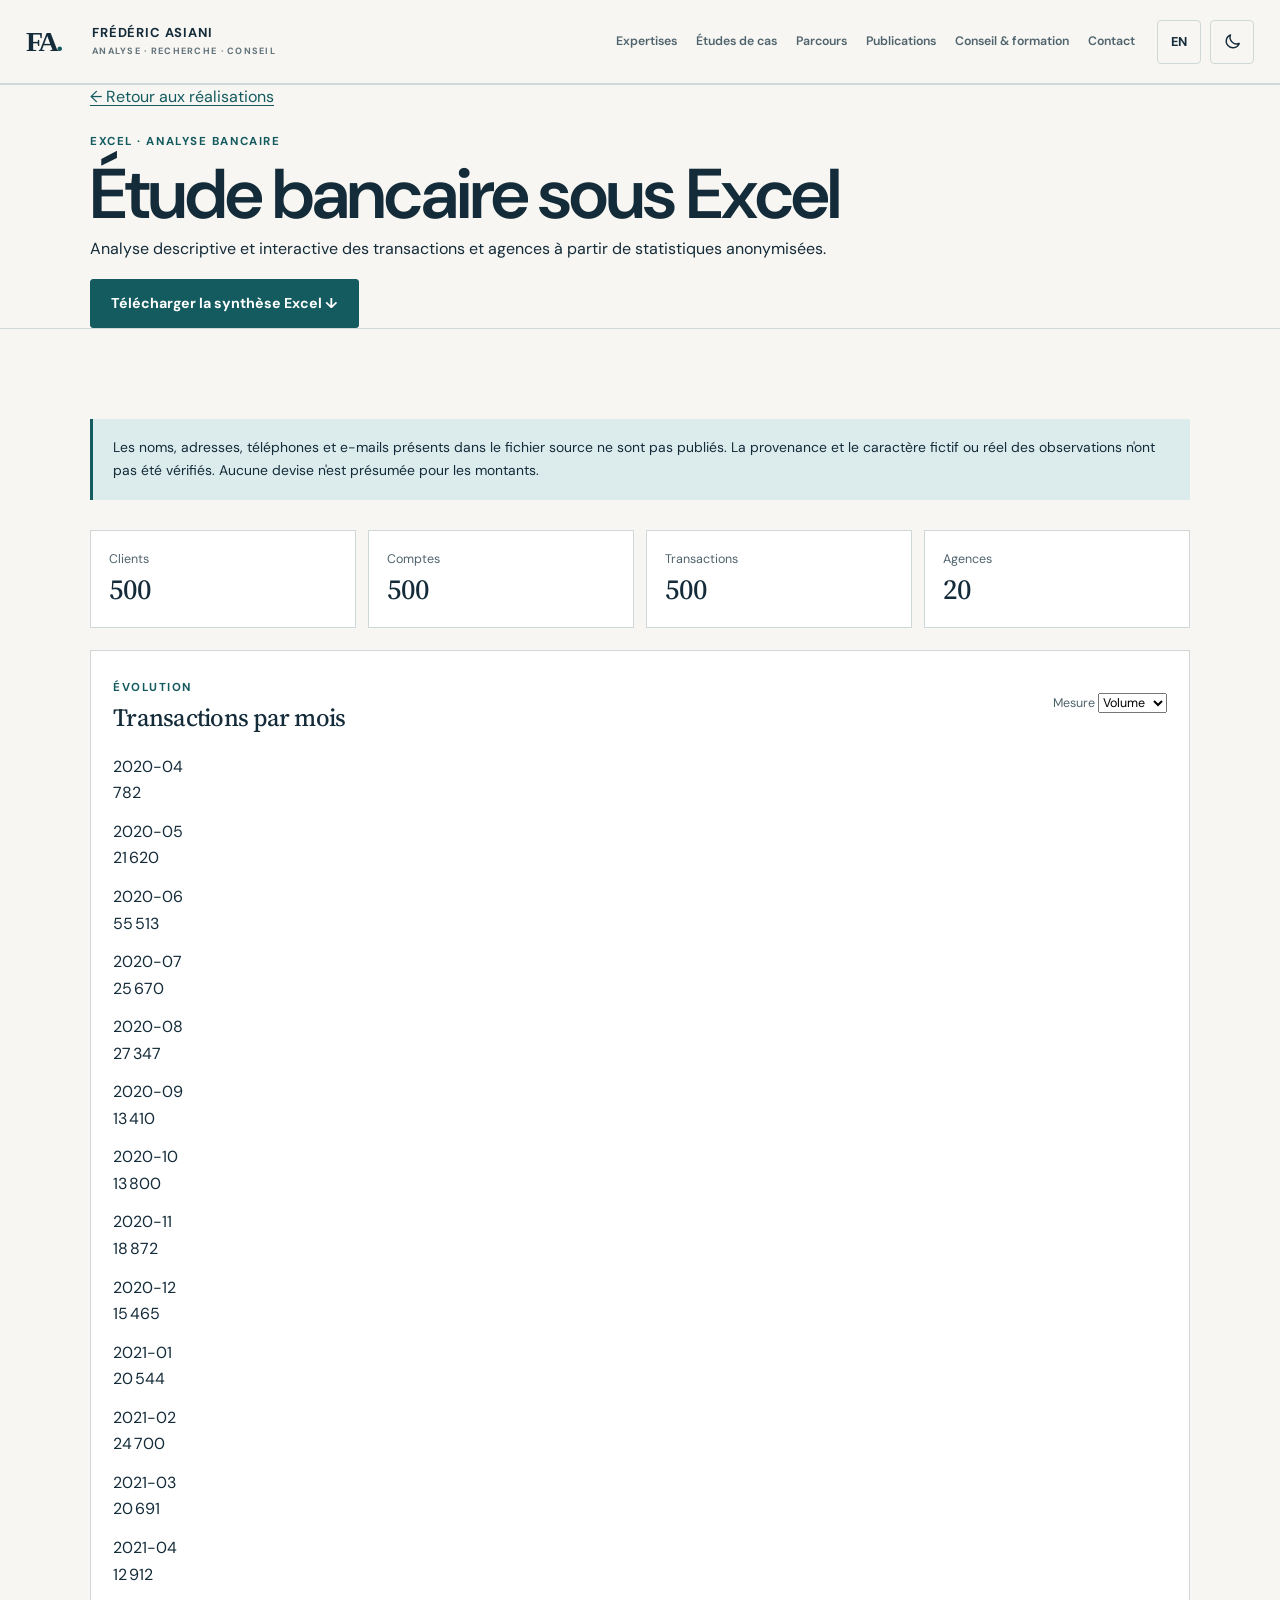
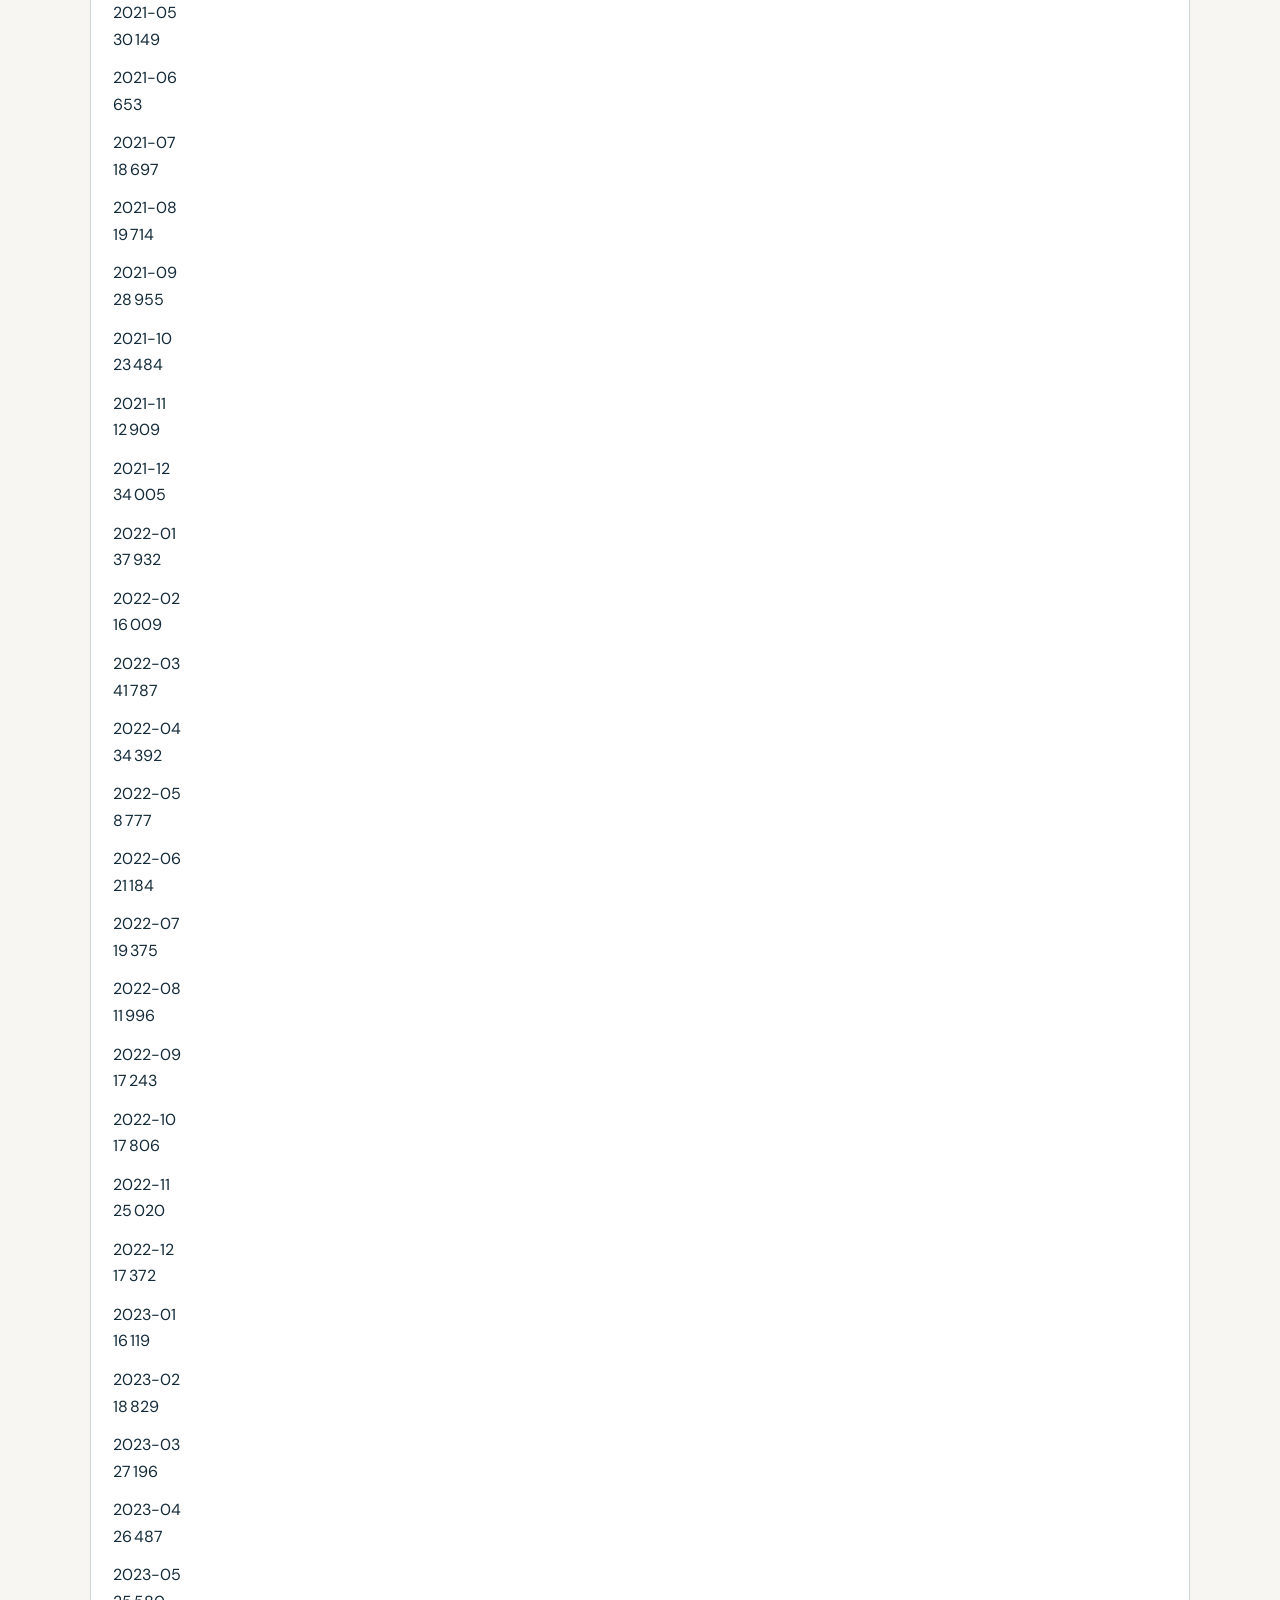
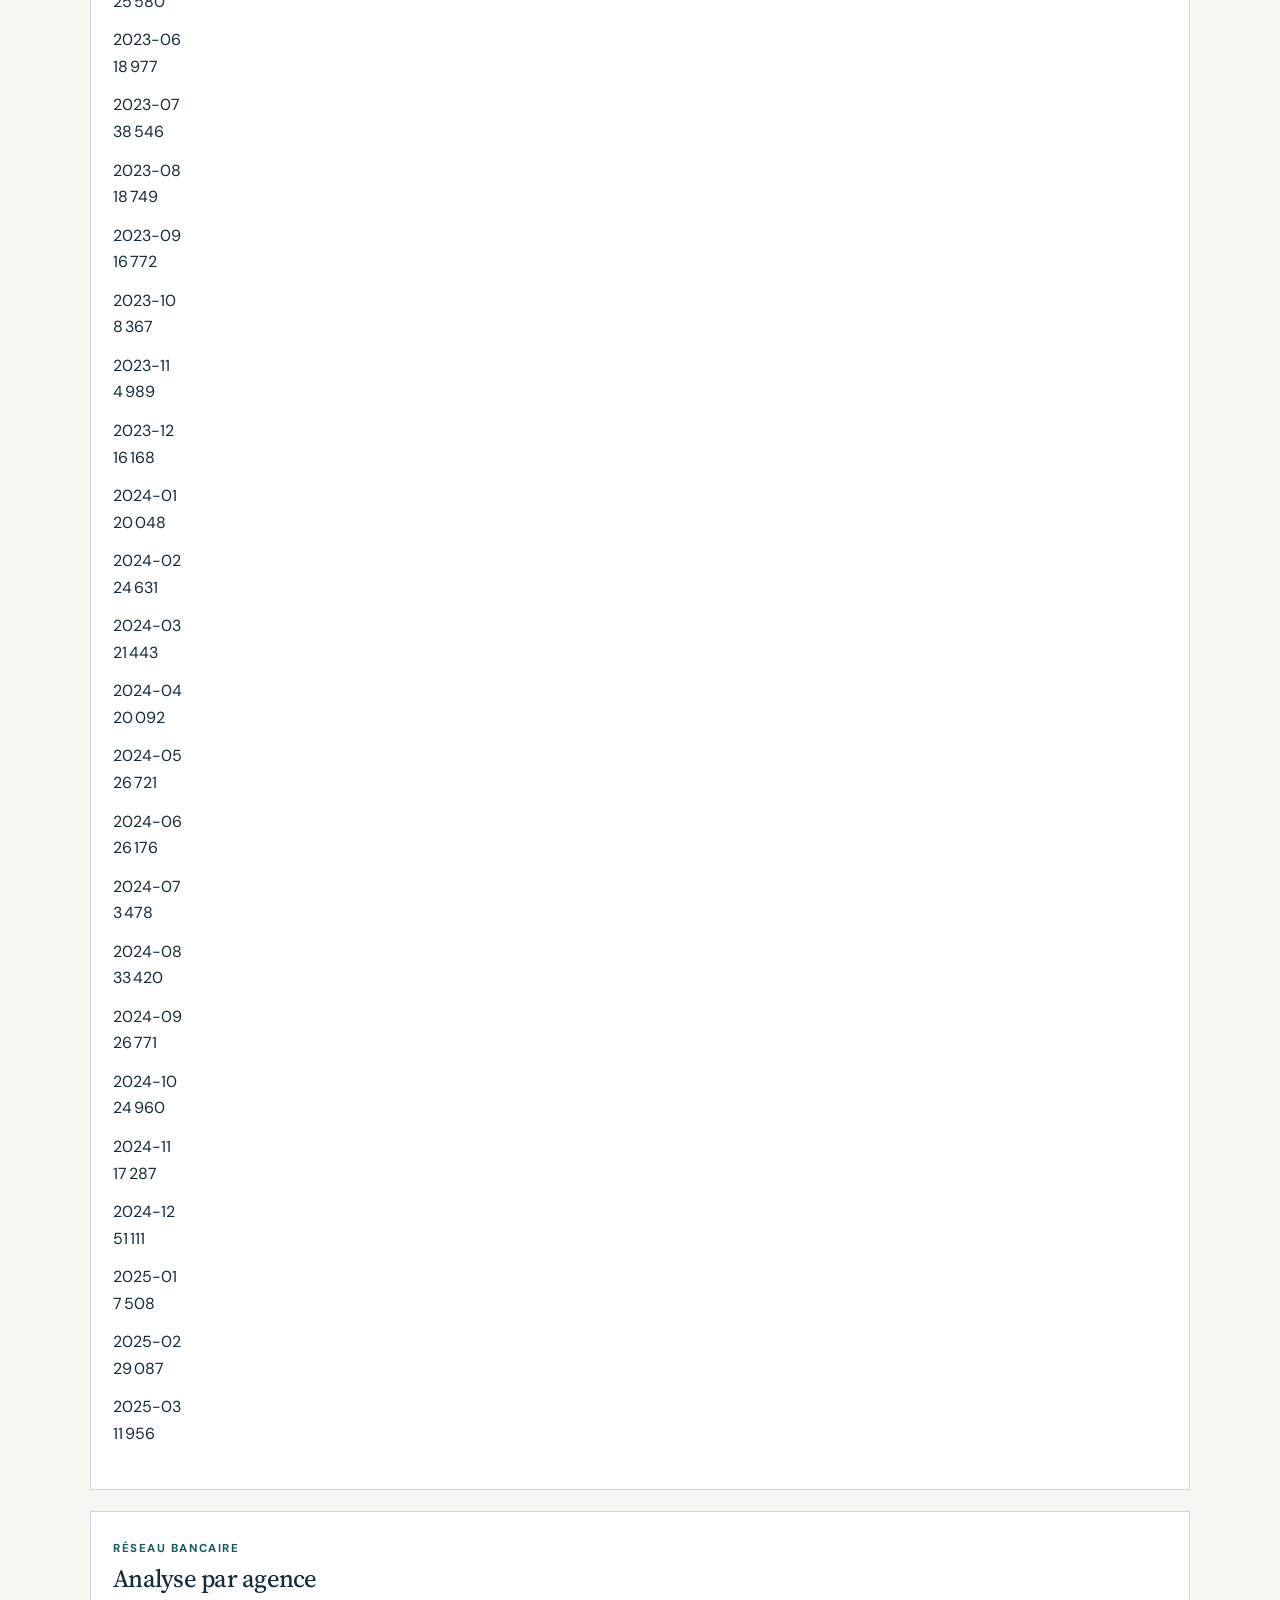
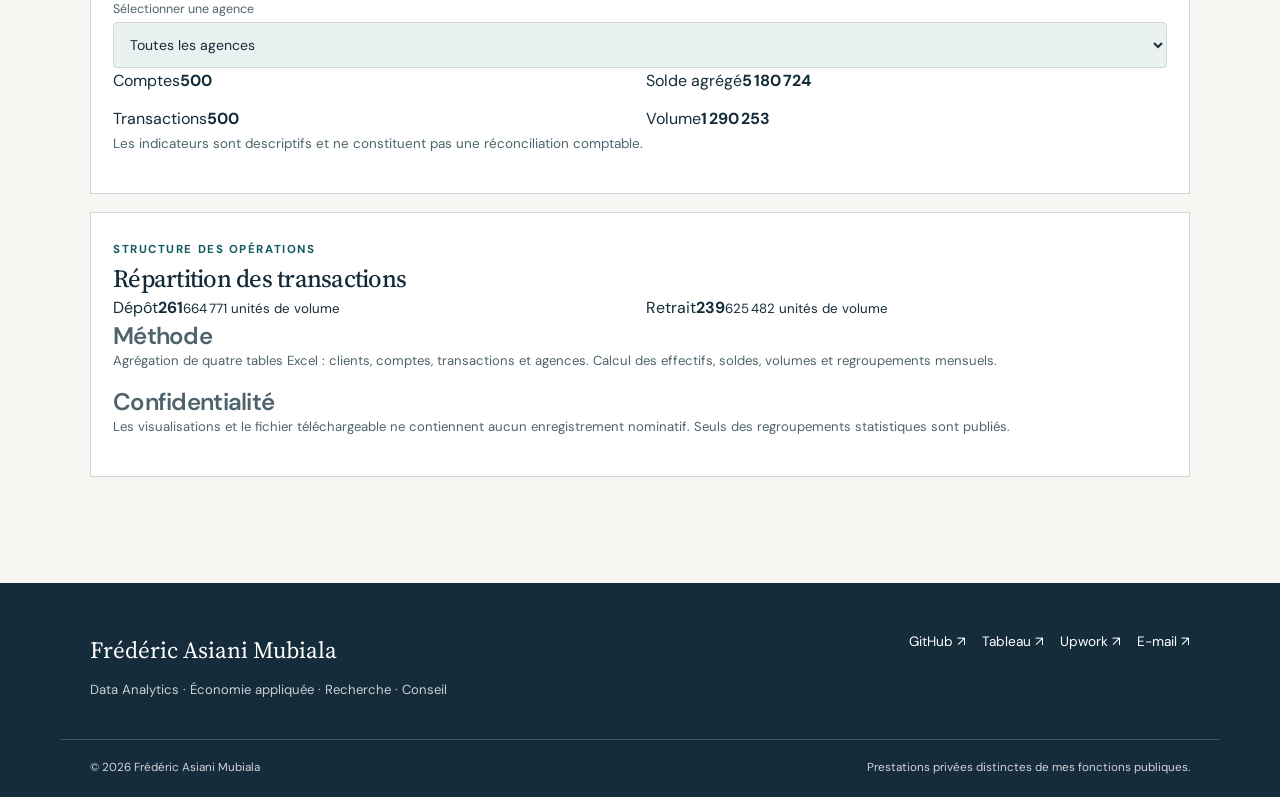
<file: projets/05-analyse-bancaire-excel/index.html>
<!DOCTYPE html>
<html lang="fr"><head><meta charset="utf-8"/><meta content="width=device-width,initial-scale=1" name="viewport"/><title>Étude bancaire sous Excel | Frédéric Asiani</title><meta content="Analyse descriptive et interactive des transactions et agences à partir de statistiques anonymisées." name="description"/><meta content="#f7f6f2" id="theme-color-meta" name="theme-color"/><link href="https://frederic-asiani.github.io/projets/05-analyse-bancaire-excel/" rel="canonical"/><link href="../../assets/favicon.svg" rel="icon" type="image/svg+xml"/><script>(function(){try{const p=localStorage.getItem('asiani-color-theme');const t=p==='dark'||p==='light'?p:(window.matchMedia('(prefers-color-scheme: dark)').matches?'dark':'light');document.documentElement.setAttribute('data-theme',t);document.documentElement.style.colorScheme=t;const m=document.querySelector('meta[name=theme-color]');if(m)m.content=t==='dark'?'#0d1923':'#f7f6f2';}catch(e){const t=window.matchMedia('(prefers-color-scheme: dark)').matches?'dark':'light';document.documentElement.setAttribute('data-theme',t);document.documentElement.style.colorScheme=t;const m=document.querySelector('meta[name=theme-color]');if(m)m.content=t==='dark'?'#0d1923':'#f7f6f2';}})();</script><link href="../../styles.css" rel="stylesheet"/><meta content="website" property="og:type"/><meta content="Étude bancaire sous Excel | Frédéric Asiani" property="og:title"/><meta content="Analyse descriptive et interactive des transactions et agences à partir de statistiques anonymisées." property="og:description"/><meta content="https://avatars.githubusercontent.com/u/135480796?v=4" property="og:image"/><meta content="summary" name="twitter:card"/></head><body><a class="skip-link" href="#contenu">Aller au contenu</a><header class="site-header"><div class="site-header-inner"><a aria-label="Frédéric Asiani, accueil" class="wordmark" href="../../index.html"><span class="wordmark-symbol">FA<span class="wordmark-square">.</span></span><span class="wordmark-name">FRÉDÉRIC ASIANI<small>ANALYSE · RECHERCHE · CONSEIL</small></span></a><nav aria-label="Navigation principale" class="site-nav" id="site-nav"><a href="../../index.html#expertises">Expertises</a><a href="../../index.html#etudes">Études de cas</a><a href="../../index.html#parcours">Parcours</a><a href="../../index.html#publications">Publications</a><a href="../../index.html#conseil">Conseil &amp; formation</a><a href="../../index.html#contact">Contact</a></nav><div class="header-actions"><a aria-label="Switch to English" class="language-switch" href="../../en/index.html" lang="en">EN</a><button aria-label="Activer le thème sombre" aria-pressed="false" class="theme-toggle" id="theme-toggle" type="button"><svg aria-hidden="true" class="theme-sun" fill="none" height="20" stroke="currentColor" stroke-linecap="round" stroke-linejoin="round" stroke-width="1.75" viewbox="0 0 24 24" width="20"><circle cx="12" cy="12" r="4"></circle><path d="M12 2v2m0 16v2M4.93 4.93l1.42 1.42m11.3 11.3 1.42 1.42M2 12h2m16 0h2M4.93 19.07l1.42-1.42m11.3-11.3 1.42-1.42"></path></svg><svg aria-hidden="true" class="theme-moon" fill="none" height="20" stroke="currentColor" stroke-linecap="round" stroke-linejoin="round" stroke-width="1.75" viewbox="0 0 24 24" width="20"><path d="M20.5 14.5A8.5 8.5 0 019.5 3.5a8.5 8.5 0 1011 11z"></path></svg></button><button aria-controls="site-nav" aria-expanded="false" aria-label="Ouvrir le menu" class="menu-button" id="menu-button" type="button"><span></span><span></span><span></span></button></div></div></header><main id="contenu"><div class="project-intro"><div class="container"><p class="crumb"><a href="../../index.html#realisations">← Retour aux réalisations</a></p><span class="section-number">EXCEL · ANALYSE BANCAIRE</span><h1>Étude bancaire sous Excel</h1><p class="intro-summary">Analyse descriptive et interactive des transactions et agences à partir de statistiques anonymisées.</p><div class="project-intro-actions"><a class="action-primary" download="" href="Banque_Synthese_Anonymisee.xlsx">Télécharger la synthèse Excel ↓</a></div></div></div><section class="section project-section"><div class="shell"><div class="notice">Les noms, adresses, téléphones et e-mails présents dans le fichier source ne sont pas publiés. La provenance et le caractère fictif ou réel des observations n'ont pas été vérifiés. Aucune devise n'est présumée pour les montants.</div><div class="excel-kpi-grid" id="excel-kpis"><div class="excel-kpi"><span>Clients</span><strong>500</strong></div><div class="excel-kpi"><span>Comptes</span><strong>500</strong></div><div class="excel-kpi"><span>Transactions</span><strong>500</strong></div><div class="excel-kpi"><span>Agences</span><strong>20</strong></div></div><div class="excel-dashboard"><div class="excel-panel"><div class="excel-panel-heading"><div><span class="section-label">Évolution</span><h2>Transactions par mois</h2></div><label class="compact-label" for="metric-mode">Mesure <select id="metric-mode"><option value="volume">Volume</option><option value="transactions">Nombre</option></select></label></div><div aria-label="Histogramme de l'évolution mensuelle des transactions" class="dashboard-bars" id="monthly-chart" role="img"></div></div><div class="excel-panel"><span class="section-label">Réseau bancaire</span><h2>Analyse par agence</h2><label class="compact-label" for="agency-picker">Sélectionner une agence</label><select class="dashboard-select" id="agency-picker"><option value="">Toutes les agences</option></select><div class="agency-metrics"><div><span>Comptes</span><strong id="agency-accounts">—</strong></div><div><span>Solde agrégé</span><strong id="agency-balance">—</strong></div><div><span>Transactions</span><strong id="agency-operations">—</strong></div><div><span>Volume</span><strong id="agency-volume">—</strong></div></div><p class="small">Les indicateurs sont descriptifs et ne constituent pas une réconciliation comptable.</p></div></div><div class="excel-panel" style="margin-top:18px"><span class="section-label">Structure des opérations</span><h2>Répartition des transactions</h2><div class="split-metrics" id="transaction-chart"></div><div class="data-method"><div><h3>Méthode</h3><p>Agrégation de quatre tables Excel : clients, comptes, transactions et agences. Calcul des effectifs, soldes, volumes et regroupements mensuels.</p></div><div><h3>Confidentialité</h3><p>Les visualisations et le fichier téléchargeable ne contiennent aucun enregistrement nominatif. Seuls des regroupements statistiques sont publiés.</p></div></div></div><p class="small" id="excel-error" role="status"></p></div></section></main><footer class="site-footer"><div class="container footer-layout"><div><span class="footer-name">Frédéric Asiani Mubiala</span><p>Data Analytics · Économie appliquée · Recherche · Conseil</p></div><div class="footer-links"><a href="https://github.com/Frederic-Asiani" rel="noopener noreferrer" target="_blank">GitHub ↗</a><a href="https://public.tableau.com/app/profile/frederic.asiani" rel="noopener noreferrer" target="_blank">Tableau ↗</a><a href="https://www.upwork.com/freelancers/~019a6d23b828207a48" rel="noopener noreferrer" target="_blank">Upwork ↗</a><a href="mailto:contact@marketgroup.pro">E-mail ↗</a></div></div><div class="container footer-bottom"><span>© <span id="year">2026</span> Frédéric Asiani Mubiala</span><span>Prestations privées distinctes de mes fonctions publiques.</span></div></footer><script defer="" src="../../main.js"></script><script defer="" src="excel-dashboard.js"></script></body></html>
</file>
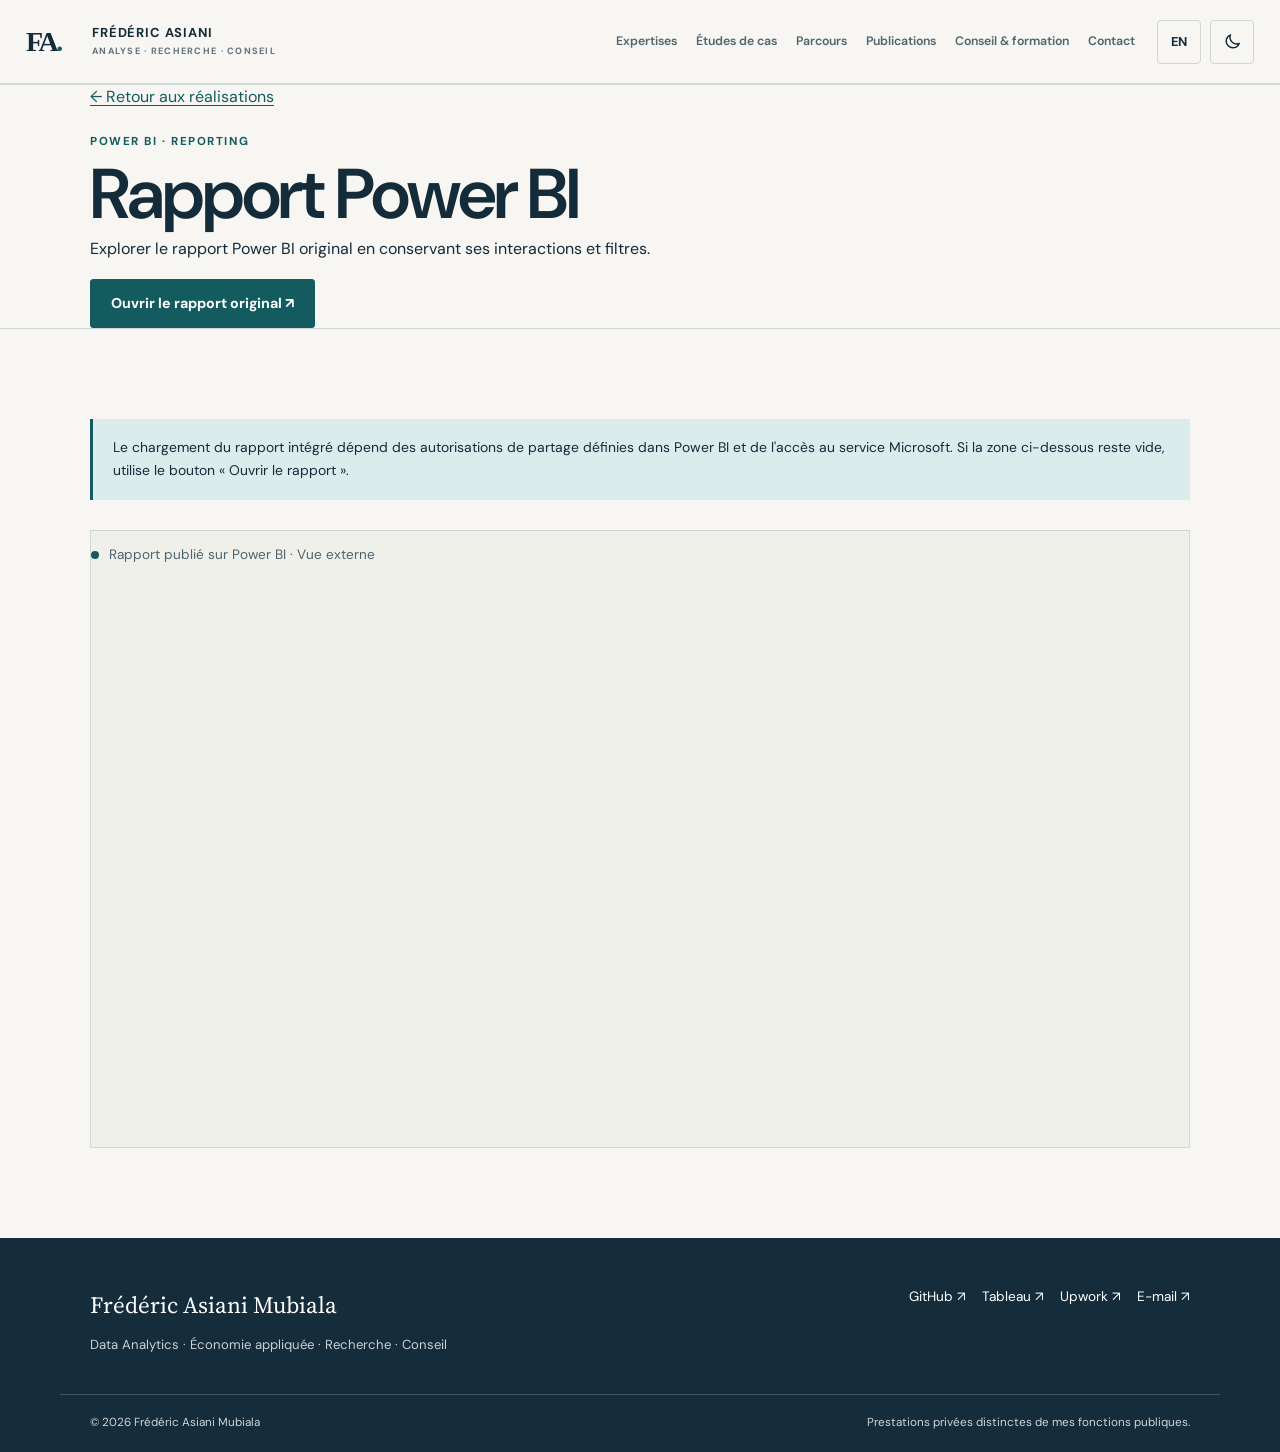
<file: projets/06-powerbi/index.html>
<!DOCTYPE html>
<html lang="fr"><head><meta charset="utf-8"/><meta content="width=device-width,initial-scale=1" name="viewport"/><title>Rapport Power BI | Frédéric Asiani</title><meta content="Explorer le rapport Power BI original en conservant ses interactions et filtres." name="description"/><meta content="#f7f6f2" id="theme-color-meta" name="theme-color"/><link href="https://frederic-asiani.github.io/projets/06-powerbi/" rel="canonical"/><link href="../../assets/favicon.svg" rel="icon" type="image/svg+xml"/><script>(function(){try{const p=localStorage.getItem('asiani-color-theme');const t=p==='dark'||p==='light'?p:(window.matchMedia('(prefers-color-scheme: dark)').matches?'dark':'light');document.documentElement.setAttribute('data-theme',t);document.documentElement.style.colorScheme=t;const m=document.querySelector('meta[name=theme-color]');if(m)m.content=t==='dark'?'#0d1923':'#f7f6f2';}catch(e){const t=window.matchMedia('(prefers-color-scheme: dark)').matches?'dark':'light';document.documentElement.setAttribute('data-theme',t);document.documentElement.style.colorScheme=t;const m=document.querySelector('meta[name=theme-color]');if(m)m.content=t==='dark'?'#0d1923':'#f7f6f2';}})();</script><link href="../../styles.css" rel="stylesheet"/><meta content="website" property="og:type"/><meta content="Rapport Power BI | Frédéric Asiani" property="og:title"/><meta content="Explorer le rapport Power BI original en conservant ses interactions et filtres." property="og:description"/><meta content="https://avatars.githubusercontent.com/u/135480796?v=4" property="og:image"/><meta content="summary" name="twitter:card"/></head><body><a class="skip-link" href="#contenu">Aller au contenu</a><header class="site-header"><div class="site-header-inner"><a aria-label="Frédéric Asiani, accueil" class="wordmark" href="../../index.html"><span class="wordmark-symbol">FA<span class="wordmark-square">.</span></span><span class="wordmark-name">FRÉDÉRIC ASIANI<small>ANALYSE · RECHERCHE · CONSEIL</small></span></a><nav aria-label="Navigation principale" class="site-nav" id="site-nav"><a href="../../index.html#expertises">Expertises</a><a href="../../index.html#etudes">Études de cas</a><a href="../../index.html#parcours">Parcours</a><a href="../../index.html#publications">Publications</a><a href="../../index.html#conseil">Conseil &amp; formation</a><a href="../../index.html#contact">Contact</a></nav><div class="header-actions"><a aria-label="Switch to English" class="language-switch" href="../../en/index.html" lang="en">EN</a><button aria-label="Activer le thème sombre" aria-pressed="false" class="theme-toggle" id="theme-toggle" type="button"><svg aria-hidden="true" class="theme-sun" fill="none" height="20" stroke="currentColor" stroke-linecap="round" stroke-linejoin="round" stroke-width="1.75" viewbox="0 0 24 24" width="20"><circle cx="12" cy="12" r="4"></circle><path d="M12 2v2m0 16v2M4.93 4.93l1.42 1.42m11.3 11.3 1.42 1.42M2 12h2m16 0h2M4.93 19.07l1.42-1.42m11.3-11.3 1.42-1.42"></path></svg><svg aria-hidden="true" class="theme-moon" fill="none" height="20" stroke="currentColor" stroke-linecap="round" stroke-linejoin="round" stroke-width="1.75" viewbox="0 0 24 24" width="20"><path d="M20.5 14.5A8.5 8.5 0 019.5 3.5a8.5 8.5 0 1011 11z"></path></svg></button><button aria-controls="site-nav" aria-expanded="false" aria-label="Ouvrir le menu" class="menu-button" id="menu-button" type="button"><span></span><span></span><span></span></button></div></div></header><main id="contenu"><div class="project-intro"><div class="container"><p class="crumb"><a href="../../index.html#realisations">← Retour aux réalisations</a></p><span class="section-number">POWER BI · REPORTING</span><h1>Rapport Power BI</h1><p class="intro-summary">Explorer le rapport Power BI original en conservant ses interactions et filtres.</p><div class="project-intro-actions"><a class="action-primary" href="https://app.powerbi.com/view?r=eyJrIjoiYWExMDlhM2MtM2ZlNi00NTA0LTg5NTYtYmNmMjgyN2I0ZjVjIiwidCI6IjFjOTRjYTlhLThkOTgtNGQxMC05OTQ0LTZmZjU4NGNjODBlNyJ9" rel="noopener noreferrer" target="_blank">Ouvrir le rapport original ↗</a></div></div></div><section class="section project-section"><div class="shell"><div class="notice">Le chargement du rapport intégré dépend des autorisations de partage définies dans Power BI et de l'accès au service Microsoft. Si la zone ci-dessous reste vide, utilise le bouton « Ouvrir le rapport ».</div><div class="embed-shell"><div class="embed-bar"><span aria-hidden="true" class="pulse-dot"></span><span>Rapport publié sur Power BI · Vue externe</span></div><iframe allowfullscreen="" loading="lazy" referrerpolicy="strict-origin-when-cross-origin" src="https://app.powerbi.com/view?r=eyJrIjoiYWExMDlhM2MtM2ZlNi00NTA0LTg5NTYtYmNmMjgyN2I0ZjVjIiwidCI6IjFjOTRjYTlhLThkOTgtNGQxMC05OTQ0LTZmZjU4NGNjODBlNyJ9" title="Rapport Power BI interactif de Frédéric Asiani"></iframe></div></div></section></main><footer class="site-footer"><div class="container footer-layout"><div><span class="footer-name">Frédéric Asiani Mubiala</span><p>Data Analytics · Économie appliquée · Recherche · Conseil</p></div><div class="footer-links"><a href="https://github.com/Frederic-Asiani" rel="noopener noreferrer" target="_blank">GitHub ↗</a><a href="https://public.tableau.com/app/profile/frederic.asiani" rel="noopener noreferrer" target="_blank">Tableau ↗</a><a href="https://www.upwork.com/freelancers/~019a6d23b828207a48" rel="noopener noreferrer" target="_blank">Upwork ↗</a><a href="mailto:contact@marketgroup.pro">E-mail ↗</a></div></div><div class="container footer-bottom"><span>© <span id="year">2026</span> Frédéric Asiani Mubiala</span><span>Prestations privées distinctes de mes fonctions publiques.</span></div></footer><script defer="" src="../../main.js"></script></body></html>
</file>
<file: styles.css>
/* Frédéric Asiani — editorial design system. Shared between portfolio and studies. */
@import url('https://fonts.googleapis.com/css2?family=DM+Sans:wght@400;500;600;700&family=Source+Serif+4:ital,wght@0,400;0,500;0,600;1,400;1,500&display=swap');
:root,html[data-theme="light"]{color-scheme:light;--bg:#f7f6f2;--surface:#fff;--surface2:#f0f0eb;--panel:#fdfcf9;--ink:#142b39;--muted:#4f636d;--quiet:#61727a;--line:#ced8d8;--strong-line:#9eaeae;--accent:#145b60;--accent-hover:#0b464b;--accent-ink:#fff;--accent-soft:#dceced;--bar:#186b70;--header:#f7f6f2;--shadow:0 12px 35px rgba(16,38,49,.08);--focus:#0b6d73;--sql-code:#e9f2f0;--sql-ink:#142b39;--strip:#152c3a;--strip-ink:#fff;--image-border:#a5b8b6;--white:#fff;--mint:var(--accent);--text:var(--ink);--amber:#7a5419;--line-subtle:var(--line)}
html[data-theme="dark"]{color-scheme:dark;--bg:#0d1923;--surface:#142530;--surface2:#1b303b;--panel:#13232e;--ink:#eff4f1;--muted:#bacacb;--quiet:#a6babb;--line:#36505a;--strong-line:#587681;--accent:#8bdfd5;--accent-hover:#b0f4e9;--accent-ink:#0b2228;--accent-soft:#1a4143;--bar:#79c9c0;--header:#0d1923;--shadow:0 12px 35px rgba(0,0,0,.2);--focus:#b7f0e7;--sql-code:#0e1e2a;--sql-ink:#f1f7f3;--strip:#0a131c;--strip-ink:#e7f4f3;--image-border:#526972;--white:#fff;--mint:var(--accent);--text:var(--ink);--amber:#e2c78a;--line-subtle:var(--line)}
*{box-sizing:border-box}html{scroll-behavior:smooth;scroll-padding-top:96px}body{background:var(--bg);color:var(--ink);font:16px/1.66 'DM Sans',system-ui,-apple-system,'Segoe UI',sans-serif;margin:0;overflow-wrap:anywhere}img,svg{max-width:100%}img{height:auto}a{color:var(--accent);text-underline-offset:3px}a:hover{color:var(--accent-hover)}:focus-visible{outline:3px solid var(--focus);outline-offset:4px}button,input,textarea,select{font:inherit}button{cursor:pointer}h1,h2,h3,h4{line-height:1.18;margin:0;font-weight:600;letter-spacing:-.03em}p{margin:0 0 1rem}em{font-family:'Source Serif 4',Georgia,serif;font-style:italic;font-weight:400}h1 em,h2 em{color:var(--accent)}h1{font-size:clamp(2.75rem,5.5vw,5.55rem)}h2{font-size:clamp(2rem,3.55vw,3.45rem)}h3{font-size:clamp(1.1rem,2vw,1.5rem)}.container,.shell{max-width:1160px;margin:0 auto;padding:0 30px}.section{padding-block:90px;border-top:1px solid var(--line)}.band{background:var(--surface2)}.skip-link{position:absolute;top:-100px;left:20px;background:var(--accent);color:var(--accent-ink);z-index:400;padding:10px 18px}.skip-link:focus{top:12px}.section-number,.eyebrow,.micro-label,.section-label,.kicker{font-size:.72rem;font-weight:700;letter-spacing:.135em;text-transform:uppercase;color:var(--accent)}.section-heading{display:grid;grid-template-columns:minmax(0,1fr) 300px;align-items:end;gap:35px;margin-bottom:43px}.section-heading .section-number{grid-column:1/-1}.section-heading h2{max-width:760px}.section-heading p{color:var(--muted);margin:0}.section-heading-wide{grid-template-columns:minmax(0,1.3fr) minmax(0,.7fr)}.section-heading-wide .section-number{grid-column:auto}.section-heading-wide>div .section-number{display:block;margin-bottom:20px}
/* Site header, navigation, theme */
.site-header,.nav-top{position:sticky;top:0;z-index:100;background:var(--header);border-bottom:1px solid var(--line)}.site-header-inner,.nav-inner{max-width:1320px;padding:0 26px;margin:auto;min-height:83px;display:flex;align-items:center;gap:22px}.wordmark{color:var(--ink);display:flex;gap:14px;align-items:center;text-decoration:none;flex-shrink:0}.wordmark:hover{color:var(--ink)}.wordmark-symbol{font:600 1.75rem/1 Georgia,serif;letter-spacing:-.09em;min-width:52px}.wordmark-square{color:var(--accent)}.wordmark-name{font-size:.81rem;letter-spacing:.06em;font-weight:700;line-height:1.3}.wordmark-name small{display:block;font-size:.57rem;letter-spacing:.14em;color:var(--quiet);margin-top:5px}.site-nav{display:flex;gap:19px;justify-content:center;align-items:center;margin-left:auto}.site-nav a,.nav-links a{white-space:nowrap;color:var(--muted);text-decoration:none;font-size:.77rem;font-weight:600}.site-nav a:hover,.nav-links a:hover{color:var(--accent)}.header-actions{display:flex;align-items:center;gap:9px}.language-switch,.theme-toggle,.menu-button{min-width:44px;height:44px;display:flex;align-items:center;justify-content:center;background:transparent;color:var(--ink);border:1px solid var(--line);border-radius:4px;text-decoration:none;font-size:.8rem;font-weight:700}.language-switch:hover,.theme-toggle:hover,.menu-button:hover{background:var(--surface2);color:var(--ink)}.theme-toggle{position:relative}.theme-toggle svg{width:19px;height:19px}.theme-sun{display:none}html[data-theme="dark"] .theme-sun{display:block}html[data-theme="dark"] .theme-moon{display:none}.menu-button{display:none;flex-direction:column;gap:4px}.menu-button span{width:18px;height:2px;border-radius:2px;background:currentColor}.brand{color:var(--ink);text-decoration:none;font-weight:700;letter-spacing:-.02em;font-size:1.15rem}.brand strong{color:var(--accent)}.nav-inner{max-width:1160px;min-height:70px}.nav-links{margin-left:auto;display:flex;align-items:center;gap:25px}.nav-top .theme-toggle{margin-left:4px}.nav-top .menu-button{display:none}
/* Intro and portrait */
.hero{padding-top:109px;padding-bottom:98px;display:grid;grid-template-columns:minmax(0,1.43fr) minmax(285px,.57fr);gap:clamp(40px,6.6vw,110px);align-items:center}.kicker{display:flex;align-items:center;gap:12px;margin-bottom:28px}.kicker-line{width:34px;height:1px;background:var(--accent);display:inline-block;flex:none}.hero h1{max-width:740px;margin-bottom:18px;letter-spacing:-.055em}.hero-specialty{font-family:'Source Serif 4',Georgia,serif;font-size:clamp(1.25rem,2.2vw,1.8rem);line-height:1.45;color:var(--ink);margin-bottom:25px}.hero-specialty .amp{color:var(--accent)}.hero-intro{font-size:1.045rem;color:var(--muted);max-width:610px;line-height:1.83}.hero-actions,.contact-actions{display:flex;gap:19px;align-items:center;flex-wrap:wrap;margin-top:32px}.action-primary,.action-outline,.action-text{display:inline-flex;align-items:center;justify-content:center;gap:19px;min-height:48px;padding:12px 20px;text-decoration:none;font-weight:700;font-size:.89rem;border:1px solid var(--accent);border-radius:3px}.action-primary{background:var(--accent);color:var(--accent-ink)}.action-primary:hover{background:var(--accent-hover);color:var(--accent-ink)}.action-outline{color:var(--accent)}.action-outline:hover{background:var(--accent-soft);color:var(--ink)}.action-text{padding-left:0;border:0;color:var(--ink);font-weight:600}.action-text:hover{color:var(--accent)}.hero-assurance{display:flex;flex-wrap:wrap;gap:6px 17px;padding-top:36px;margin-top:38px;border-top:1px solid var(--line);color:var(--muted);font-size:.77rem}.hero-assurance span:first-child{font-weight:700;color:var(--ink)}.hero-portrait{align-self:center;margin:0}.portrait-inner{position:relative;aspect-ratio:4/4.45;background:var(--surface2);border:1px solid var(--image-border);overflow:hidden}.portrait-inner img{display:block;width:100%;height:100%;object-fit:cover;position:relative;z-index:1;filter:saturate(.85)}.portrait-fallback{font:5rem Georgia,serif;position:absolute;inset:0;display:grid;place-items:center;color:var(--accent)}.portrait-inner img.is-unavailable{display:none}.portrait-caption{display:flex;flex-direction:column;padding:17px 0 5px;border-bottom:1px solid var(--line);font-size:.71rem;font-weight:700;letter-spacing:.06em;gap:3px}.portrait-caption span+span{font-weight:400;color:var(--muted);letter-spacing:0}.portrait-note{font-size:.69rem;color:var(--quiet);margin-top:10px}.credential-strip{background:var(--strip);color:var(--strip-ink)}.credential-inner{display:flex;justify-content:space-between;align-items:center;gap:16px;flex-wrap:wrap;min-height:82px;padding-top:20px;padding-bottom:20px;font-size:.69rem;font-weight:600;letter-spacing:.09em}
/* Skill list */
.expertise-layout{display:grid;grid-template-columns:1fr 1fr;gap:0 55px}.expertise-item{display:grid;grid-template-columns:38px 1fr;gap:15px;padding:29px 0;border-top:1px solid var(--line)}.expertise-item h3{font-family:'Source Serif 4',Georgia,serif;font-size:1.55rem;letter-spacing:-.015em;margin-bottom:11px}.expertise-item p{color:var(--muted);font-size:.94rem}.expertise-n{font-size:.73rem;color:var(--accent);padding-top:8px}.skill-line{font-size:.77rem;font-weight:700;color:var(--accent)}
/* Editorial case studies */
.case-list{border-top:1px solid var(--strong-line)}.case-row{display:grid;grid-template-columns:76px minmax(0,1fr) 175px;gap:30px;align-items:start;padding:30px 0;border-bottom:1px solid var(--line)}.case-index{font-size:1.2rem;font-family:'Source Serif 4',Georgia,serif;color:var(--accent)}.case-index span{font-size:.75rem;color:var(--muted)}.case-content h3{font-family:'Source Serif 4',Georgia,serif;font-weight:500;letter-spacing:-.02em;font-size:clamp(1.5rem,2.4vw,2.3rem);margin:6px 0 12px}.case-content>p:not(.eyebrow){color:var(--muted);max-width:580px;font-size:.95rem}.case-foot{display:flex;gap:18px;flex-wrap:wrap;justify-content:space-between;align-items:center;margin-top:17px;font-size:.8rem}.case-foot span:first-child{color:var(--quiet)}.case-foot a,.inline-link,.editorial-link{color:var(--accent);text-decoration:none;font-weight:700}.case-foot a:hover,.inline-link:hover,.editorial-link:hover{text-decoration:underline}.case-stat{text-align:right;padding-top:30px}.case-stat strong{font-family:'Source Serif 4',Georgia,serif;font-weight:500;font-size:clamp(1.8rem,3vw,2.65rem);display:block;line-height:1.1}.case-stat span{color:var(--muted);font-size:.79rem}.case-tools{display:flex;justify-content:space-between;align-items:center;gap:18px;margin-top:29px;padding:21px 0;border-top:1px solid var(--line);font-size:.9rem}.disclosure,.ethics-note{background:var(--accent-soft);border-left:3px solid var(--accent);padding:15px 18px;color:var(--ink);font-size:.85rem;margin:28px 0 0}
/* Work portfolio: no invented imagery */
.work-list{border-top:1px solid var(--line);display:grid;grid-template-columns:1fr 1fr;gap:0 45px}.work-feature{padding:30px 0;border-bottom:1px solid var(--line);display:flex;flex-direction:column;gap:10px}.work-label{color:var(--accent);font-size:.74rem;font-weight:700;letter-spacing:.1em}.work-feature h3{font-family:'Source Serif 4',Georgia,serif;font-size:1.6rem;font-weight:500}.work-feature p{color:var(--muted);font-size:.94rem;flex:1}.work-links,.work-bottom{display:flex;gap:16px;flex-wrap:wrap;align-items:center}.work-links a,.work-bottom a{color:var(--accent);font-size:.87rem;font-weight:700;text-decoration:none}.work-links a:hover,.work-bottom a:hover{text-decoration:underline}.work-bottom{border-top:1px solid var(--line);padding-top:22px;margin-top:20px}
/* Institutional timeline */
.timeline{border-top:1px solid var(--line);display:grid;grid-template-columns:1fr 1fr;gap:0 45px}.timeline-entry{display:grid;grid-template-columns:130px 1fr;gap:18px;padding:24px 0;border-bottom:1px solid var(--line)}.timeline-date{font-size:.75rem;color:var(--accent);font-weight:700;padding-top:6px}.timeline-entry h3{font-family:'Source Serif 4',Georgia,serif;font-size:1.35rem;font-weight:500}.timeline-entry p{font-size:.9rem;color:var(--muted);margin-top:7px}
/* Research without cards */
.publication-list{border-top:1px solid var(--line)}.publication-item{display:grid;grid-template-columns:42px minmax(0,1fr) auto;gap:24px;padding:18px 0;border-bottom:1px solid var(--line);align-items:start}.pub-no{font-size:.73rem;color:var(--accent);padding-top:6px}.pub-title{font-weight:600;font-size:.96rem}.pub-text{color:var(--muted);font-size:.8rem;margin-top:5px}.publication-item a{font-size:.82rem;font-weight:700;white-space:nowrap;text-decoration:none}.books-editorial{display:grid;grid-template-columns:minmax(0,1fr) minmax(0,1fr);gap:35px;padding-top:45px}.books-intro h3{font-family:'Source Serif 4',Georgia,serif;font-size:1.75rem;margin:15px 0}.books-intro p{color:var(--muted)}.book-detail{border-top:1px solid var(--line);padding-top:20px}.book-detail h3{font-family:'Source Serif 4',Georgia,serif;font-size:1.45rem}.book-detail p{font-size:.91rem;color:var(--muted);margin-top:7px}.editions-details{display:grid;grid-template-columns:1fr 1fr;gap:10px 25px;margin-top:20px}.editions-details a{font-size:.86rem;text-decoration:none;font-weight:700}
/* Services & contact */
.services-layout{display:grid;grid-template-columns:1fr 1fr;gap:32px 55px}.service{padding:26px 0;border-top:1px solid var(--line)}.service h3{font-family:'Source Serif 4',Georgia,serif;font-size:1.5rem;font-weight:500;margin-bottom:12px}.service p{color:var(--muted);font-size:.94rem}.service a{font-size:.86rem;font-weight:700;text-decoration:none}.contact-section{display:grid;grid-template-columns:1.25fr 1fr;gap:65px;align-items:start}.contact-copy h2{margin:18px 0}.contact-copy p{color:var(--muted)}.contact-actions{margin:0;display:grid;grid-template-columns:1fr 1fr;gap:12px}.contact-actions a{min-height:54px}.contact-actions .action-primary{grid-column:1/-1}.site-footer{background:var(--strip);color:var(--strip-ink);padding:48px 0 20px}.footer-layout{display:flex;justify-content:space-between;gap:35px;flex-wrap:wrap}.footer-name{font-family:'Source Serif 4',Georgia,serif;font-size:1.45rem}.footer-layout p{font-size:.82rem;margin-top:9px;opacity:.78}.footer-links{display:flex;gap:16px;flex-wrap:wrap}.footer-links a{color:var(--strip-ink);text-decoration:none;font-size:.85rem}.footer-bottom{border-top:1px solid rgba(255,255,255,.24);padding-top:18px;margin-top:22px;display:flex;justify-content:space-between;gap:12px;flex-wrap:wrap;font-size:.73rem;opacity:.8}
/* Project detail pages: same visual system, preserved DOM and behaviors */
.project-header{padding:67px 0 49px;background:var(--surface2)}.project-header h1{font-family:'Source Serif 4',Georgia,serif;font-size:clamp(2.1rem,4.4vw,3.8rem);font-weight:500;line-height:1.14;max-width:1000px;margin:15px 0 19px}.project-header p{max-width:840px;color:var(--muted)}.project-header .section-label{display:block}.btn-row{display:flex;flex-wrap:wrap;gap:12px;margin-top:25px}.button{display:inline-flex;gap:10px;align-items:center;justify-content:center;padding:11px 17px;min-height:44px;text-decoration:none;font-size:.87rem;font-weight:700;border:1px solid var(--strong-line);border-radius:4px;background:var(--surface);color:var(--ink)}.button.primary{background:var(--accent);border-color:var(--accent);color:var(--accent-ink)}.button.primary:hover{background:var(--accent-hover);color:var(--accent-ink)}.button.subtle:hover{background:var(--accent-soft);color:var(--ink)}.notice{border-left:3px solid var(--accent);background:var(--accent-soft);color:var(--ink);font-size:.87rem;padding:17px 20px;margin-bottom:30px}.desc{color:var(--muted);max-width:790px}.small{font-size:.84rem;color:var(--muted)}.text-link{font-weight:700}.section .shell>h2{font-size:clamp(1.55rem,2.5vw,2.25rem);font-family:'Source Serif 4',Georgia,serif;font-weight:500;margin:30px 0 13px}.skillset{display:flex;flex-wrap:wrap;gap:7px;margin:18px 0}.skillset span,.code-chip{background:var(--surface2);border:1px solid var(--line);border-radius:3px;padding:4px 9px;font-size:.75rem}.insight-list{display:grid;grid-template-columns:repeat(3,minmax(0,1fr));gap:12px;margin-bottom:35px}.insight{padding:23px 20px;border-top:3px solid var(--accent);background:var(--surface);border-left:1px solid var(--line);border-bottom:1px solid var(--line);border-right:1px solid var(--line)}.insight b{font:500 clamp(1.5rem,2.6vw,2.5rem)/1.2 'Source Serif 4',serif;display:block}.insight span{font-size:.82rem;color:var(--muted)}.datatable{overflow:auto;border:1px solid var(--line);max-width:100%;margin-top:18px}.datatable table,.sql-table table{border-collapse:collapse;min-width:560px;width:100%;font-size:.84rem}.datatable th,.datatable td,.sql-table th,.sql-table td{padding:11px 13px;border-bottom:1px solid var(--line);text-align:left;white-space:nowrap}.datatable th,.sql-table th{background:var(--surface2);font-size:.75rem;color:var(--ink)}.grid3{display:grid;grid-template-columns:repeat(3,minmax(0,1fr));gap:18px}.card{border:1px solid var(--line);background:var(--surface);padding:23px}.card h3{font-size:1.25rem}.card p{color:var(--muted)}.footer{background:var(--strip);padding:25px 0;color:var(--strip-ink);font-size:.81rem}.footer a{color:var(--strip-ink)}.footer .shell{display:flex;justify-content:space-between;gap:15px;flex-wrap:wrap}
/* Case narratives */
.case-story{margin:38px 0;padding-top:20px;border-top:1px solid var(--line)}.story-top{margin-bottom:20px}.story-top h2{font-size:clamp(1.65rem,2.8vw,2.4rem);font-family:'Source Serif 4',Georgia,serif;font-weight:500;margin:12px 0}.story-question{font-family:'Source Serif 4',Georgia,serif;font-size:1.2rem}.story-columns{display:grid;grid-template-columns:1fr 1fr;gap:36px;margin:30px 0}.story-body,.story-chapter{color:var(--muted)}.story-chapter h3,.story-subhead{color:var(--ink);font-size:1.13rem;margin-bottom:12px}.story-actions{display:flex;gap:13px;flex-wrap:wrap;margin:19px 0}.story-stat-grid{display:grid;grid-template-columns:repeat(3,minmax(0,1fr));gap:12px;margin:24px 0}.story-stat{padding:20px;border:1px solid var(--line);background:var(--surface)}.story-stat strong,.story-stat b{display:block;font:500 1.9rem 'Source Serif 4',Georgia,serif}.story-stat span{font-size:.77rem;color:var(--muted)}.story-chart{padding:20px;border:1px solid var(--line);background:var(--surface);overflow:hidden}.story-chart h3{margin-bottom:12px}.story-bars,.sql-bars{display:grid;gap:13px}.story-bar-row,.sql-bar-row{display:grid;grid-template-columns:minmax(78px,150px) minmax(0,1fr) 90px;gap:11px;align-items:center;font-size:.78rem}.story-bar-label,.sql-bar-label{overflow:hidden;text-overflow:ellipsis;white-space:nowrap}.story-bar-track,.sql-bar-track{height:10px;background:var(--surface2);border:1px solid var(--line);border-radius:20px;overflow:hidden}.story-bar-fill,.sql-bar-fill{height:100%;background:var(--bar);border-radius:20px}.story-bar-value,.sql-bar-value{text-align:right;font-variant-numeric:tabular-nums}.story-caption,.story-limit{font-size:.78rem;color:var(--muted);margin:12px 0}.story-index{color:var(--accent);font-size:.72rem;font-weight:700}
/* SQL laboratory controls and results */
.sql-lab{border:1px solid var(--line);background:var(--surface);margin:34px 0;padding:24px;min-width:0}.sql-lab-top{display:flex;gap:18px;justify-content:space-between;align-items:center;flex-wrap:wrap;margin-bottom:25px}.sql-lab-overline{color:var(--accent);font-weight:700;font-size:.72rem;letter-spacing:.13em}.sql-lab-top h3{font-family:'Source Serif 4',Georgia,serif;font-size:1.8rem;font-weight:500;margin:8px 0}.sql-status{font-size:.78rem;border:1px solid var(--line);border-radius:30px;padding:6px 13px;background:var(--surface2)}.sql-status.is-ready{border-color:var(--accent);color:var(--accent)}.sql-status.is-fallback{border-color:var(--amber);color:var(--amber)}.sql-lab-grid{display:grid;grid-template-columns:minmax(0,.9fr) minmax(0,1.1fr);gap:21px}.sql-editor-panel,.sql-results-panel{min-width:0}.sql-field-label{display:block;font-size:.86rem;font-weight:700;margin-bottom:8px}.sql-select,.sql-editor,.dashboard-select{display:block;width:100%;max-width:100%;background:var(--sql-code);color:var(--sql-ink);border:1px solid var(--line);border-radius:4px;padding:12px;font-size:.88rem}.sql-editor{font:13px/1.6 ui-monospace,SFMono-Regular,Consolas,monospace;min-height:235px;resize:vertical;tab-size:2;white-space:pre;overflow:auto;overflow-wrap:normal;margin-bottom:13px}.sql-select{margin-bottom:14px}.sql-select:disabled,.sql-editor:disabled{opacity:.75}.sql-actions{display:flex;flex-wrap:wrap;gap:9px;margin-top:12px}.sql-actions button{min-height:44px;padding:10px 14px;background:var(--accent);color:var(--accent-ink);border:1px solid var(--accent);border-radius:3px;font-weight:700;font-size:.8rem}.sql-actions button+button{background:transparent;color:var(--accent)}.sql-actions button:disabled{opacity:.6;cursor:not-allowed}.sql-hint,.sql-disclaimer,.sql-feedback,.sql-result-note{color:var(--muted);font-size:.78rem;margin-top:12px}.sql-feedback.is-error{color:var(--amber)}.sql-results-heading{display:flex;align-items:center;justify-content:space-between;gap:10px;flex-wrap:wrap;margin-bottom:10px}.sql-results-heading h3{font-size:1.1rem}.sql-rowcount{font-size:.77rem;color:var(--muted)}.sql-metrics{display:grid;grid-template-columns:repeat(2,minmax(0,1fr));gap:8px;margin-bottom:15px}.sql-metric{padding:12px;border:1px solid var(--line);background:var(--surface2)}.sql-metric span{display:block;font-size:.7rem;color:var(--muted)}.sql-metric strong{font-family:'Source Serif 4',serif;font-size:1.42rem}.sql-bars{margin:18px 0}.sql-chart-title{font-size:.82rem;font-weight:700}.sql-table{overflow:auto;max-height:440px;border:1px solid var(--line)}.sql-table caption{text-align:left;font-size:.72rem;padding:8px;color:var(--muted)}.sql-empty{padding:30px;color:var(--muted)}.sql-bar-row{grid-template-columns:minmax(55px,120px) minmax(0,1fr) 80px}
/* Excel dashboard + Power BI */
.excel-dashboard{margin-top:22px;display:grid;gap:21px}.excel-kpi-grid{display:grid;grid-template-columns:repeat(4,minmax(0,1fr));gap:12px}.excel-kpi{background:var(--surface);border:1px solid var(--line);padding:18px}.excel-kpi strong{display:block;font:500 1.8rem 'Source Serif 4',serif}.excel-kpi span{display:block;color:var(--muted);font-size:.78rem}.excel-panel{border:1px solid var(--line);background:var(--surface);padding:22px;min-width:0}.excel-panel-heading{display:flex;justify-content:space-between;align-items:center;gap:10px;flex-wrap:wrap}.excel-panel-heading h2,.excel-panel h2{font:500 1.55rem 'Source Serif 4',serif}.dashboard-bars{display:grid;gap:12px;margin:20px 0}.agency-metrics,.split-metrics{display:grid;grid-template-columns:repeat(2,minmax(0,1fr));gap:12px}.compact-label{font-size:.78rem;color:var(--muted)}.data-method{font-size:.82rem;color:var(--muted)}.embed-shell{position:relative;width:100%;aspect-ratio:16/9;min-height:280px;border:1px solid var(--line);overflow:hidden;background:var(--surface2)}.embed-shell iframe{width:100%;height:100%;border:0;display:block}.embed-bar{display:flex;gap:10px;align-items:center;flex-wrap:wrap;padding:13px 0;color:var(--muted);font-size:.85rem}.pulse-dot{display:inline-block;width:8px;height:8px;background:var(--accent);border-radius:50%}
/* Adaptive navigation and mobile hierarchy */
@media(max-width:1120px){.site-nav{gap:11px}.site-nav a{font-size:.71rem}.site-header-inner{gap:13px}.wordmark-name{font-size:.72rem}}
@media(max-width:950px){.site-header-inner{padding:0 20px}.site-nav{display:none;position:absolute;left:0;right:0;top:100%;padding:17px 24px 22px;border-bottom:1px solid var(--line);background:var(--bg);box-shadow:var(--shadow);flex-direction:column;align-items:stretch;gap:3px}.site-nav.is-open{display:flex}.site-nav a{display:block;min-height:44px;padding:11px 12px;font-size:.91rem}.menu-button{display:flex}.header-actions{margin-left:auto}.hero{gap:36px;grid-template-columns:minmax(0,1.2fr) minmax(225px,.8fr)}.case-row{grid-template-columns:55px minmax(0,1fr) 130px;gap:14px}.nav-top .nav-links{gap:12px}}
@media(max-width:780px){.container,.shell{padding-left:22px;padding-right:22px}.section{padding-block:68px}.section-heading,.section-heading-wide,.contact-section{grid-template-columns:1fr;gap:15px}.hero{padding-top:66px;padding-bottom:61px;grid-template-columns:1fr}.hero-portrait{max-width:345px}.hero-intro{max-width:660px}.credential-inner{justify-content:flex-start;gap:13px 26px}.expertise-layout,.work-list,.timeline,.books-editorial,.services-layout{grid-template-columns:1fr}.case-row{grid-template-columns:38px minmax(0,1fr);gap:12px}.case-stat{grid-column:2;text-align:left;padding:0}.case-foot{justify-content:flex-start}.contact-actions{grid-template-columns:1fr 1fr}.sql-lab-grid,.story-columns{grid-template-columns:1fr}.excel-kpi-grid{grid-template-columns:repeat(2,minmax(0,1fr))}.nav-top .menu-button{display:flex}.nav-top .nav-inner{flex-wrap:wrap;padding-top:11px;padding-bottom:11px}.nav-top .nav-links{display:none;flex-basis:100%;width:100%;margin-left:0;flex-direction:column;gap:0}.nav-top .nav-links.is-open{display:flex}.nav-top .nav-links a{min-height:44px;padding:10px 12px;font-size:.91rem}.nav-top .theme-toggle{margin-left:auto}.story-stat-grid,.insight-list{grid-template-columns:repeat(2,minmax(0,1fr))}.grid3{grid-template-columns:1fr}}
@media(max-width:520px){html{scroll-padding-top:76px}.container,.shell{padding-inline:18px}.site-header-inner{min-height:72px;padding:0 16px}.wordmark-symbol{font-size:1.53rem;min-width:42px}.wordmark-name{font-size:.67rem}.wordmark-name small{font-size:.53rem}.language-switch,.theme-toggle,.menu-button{min-width:42px;height:42px}.header-actions{gap:6px}.hero h1{font-size:clamp(2.65rem,12vw,4.3rem)}.hero-specialty{font-size:1.33rem}.hero-actions{align-items:stretch;flex-direction:column}.hero-actions a{width:100%}.hero-assurance{margin-top:25px;padding-top:25px}.hero-portrait{max-width:315px}.credential-inner{font-size:.66rem}.section-heading h2{font-size:2.2rem}.case-row{grid-template-columns:28px minmax(0,1fr)}.case-index{font-size:1rem}.case-content h3{font-size:1.55rem}.case-stat strong{font-size:1.95rem}.case-tools{flex-direction:column;align-items:flex-start}.timeline-entry{grid-template-columns:1fr;gap:2px}.publication-item{grid-template-columns:25px minmax(0,1fr);gap:12px}.publication-item>a{grid-column:2}.editions-details{grid-template-columns:1fr}.contact-actions{grid-template-columns:1fr}.contact-actions .action-primary{grid-column:auto}.site-footer{padding-top:35px}.hero,.section{scroll-margin-top:70px}.project-header{padding:42px 0}.insight-list,.story-stat-grid,.excel-kpi-grid,.agency-metrics,.split-metrics{grid-template-columns:1fr}.sql-lab{padding:13px}.sql-bar-row,.story-bar-row{grid-template-columns:85px minmax(0,1fr) 55px;gap:6px;font-size:.68rem}.sql-table table{font-size:.78rem}.embed-shell{min-height:200px}.nav-top .brand{font-size:1.05rem}}
@media(max-width:360px){.wordmark-name small{display:none}.wordmark-name{font-size:.59rem}.site-header-inner{gap:7px}.header-actions{gap:4px}.language-switch,.theme-toggle,.menu-button{min-width:38px;height:40px}.container,.shell{padding-inline:15px}.hero h1{font-size:2.53rem}.story-bar-row{grid-template-columns:60px minmax(0,1fr) 45px}.case-row{grid-template-columns:23px minmax(0,1fr)}}
@media(prefers-reduced-motion:reduce){*,*::before,*::after{scroll-behavior:auto!important;transition:none!important;animation:none!important}}

/* Narrow-screen header: preserve all controls without horizontal overflow. */
@media(max-width:520px){.site-header-inner{gap:8px}.wordmark{gap:8px;min-width:0;flex-shrink:1}.wordmark-symbol{min-width:35px}.wordmark-name small{display:none}.header-actions{gap:5px;flex-shrink:0}}


/* Final editorial finishing: resilient authentic portrait and evidence graphics. */
.portrait-inner{background:var(--surface2)}
.portrait-inner img{opacity:0;visibility:hidden;transition:opacity .2s ease}
.portrait-inner img.is-loaded{opacity:1;visibility:visible}
.portrait-inner img.is-unavailable{display:none}
.portrait-fallback{position:absolute;inset:0;z-index:0;display:flex;flex-direction:column;justify-content:center;align-items:center;gap:20px;padding:28px;text-align:center;margin:0;color:var(--accent);background:var(--surface2)}
.portrait-initials{font-family:'Source Serif 4',Georgia,serif;font-size:clamp(5rem,8vw,8rem);font-weight:400;line-height:1;letter-spacing:-.09em}
.portrait-point{color:var(--accent)}
.portrait-fallback-rule{width:56px;height:1px;background:var(--line);display:block}
.portrait-fallback-caption{font-family:'DM Sans',system-ui,sans-serif;font-size:.65rem;letter-spacing:.115em;font-weight:700;color:var(--muted);line-height:1.7}
.evidence-figure{margin:0;border-top:2px solid var(--accent);padding:26px 0 4px}
.evidence-figure figcaption{margin:0 0 26px;display:block}
.evidence-figure h3{font:500 clamp(1.45rem,2.5vw,2.2rem)/1.25 'Source Serif 4',Georgia,serif;letter-spacing:-.02em;margin:10px 0}
.evidence-figure figcaption p{color:var(--muted);margin:0;font-size:.88rem}
.evidence-list{list-style:none;margin:0;padding:0;display:grid;gap:14px;max-width:900px}
.evidence-row{display:grid;grid-template-columns:minmax(110px,180px) minmax(0,1fr) minmax(70px,110px);align-items:center;gap:16px;font-variant-numeric:tabular-nums}
.evidence-label{font-size:.82rem;color:var(--ink);line-height:1.35}
.evidence-track{background:var(--surface2);height:13px;border:1px solid var(--line);display:block;overflow:hidden}
.evidence-fill{display:block;height:100%;background:var(--bar)}
.evidence-value{text-align:right;font-weight:600;color:var(--ink);font-size:.86rem}
.evidence-disclosure{color:var(--muted);font-size:.78rem;margin:22px 0 0;line-height:1.55}
@media(max-width:620px){
 .portrait-fallback{min-height:220px}.portrait-initials{font-size:5.7rem}
 .evidence-row{grid-template-columns:minmax(74px,105px) minmax(0,1fr) minmax(55px,80px);gap:8px}
 .evidence-label,.evidence-value{font-size:.72rem}
 .evidence-track{height:11px}
 .evidence-figure figcaption{margin-bottom:20px}
}
@media(prefers-reduced-motion:reduce){.portrait-inner img{transition:none!important}}

/* Show photo attribution only when the real profile photograph has loaded. */
.hero-portrait .portrait-note{display:none}
.hero-portrait.has-photo .portrait-note{display:block}


/* V9 editorial refinement: benchmark of 10 professional data portfolios (no borrowed template). */
/* The authentic portrait is retained, without technical image attribution on the page. */
.hero-portrait .portrait-note{display:none!important}
.hero-intro{max-width:55ch}
.site-header .wordmark-name{letter-spacing:.065em}
.section-heading p,.case-content>p:not(.eyebrow){max-width:62ch}

/* Featured analytical evidence: values derived from queries.json/resultats_valides.json */
.evidence-feature{margin:0 0 30px;padding:30px 34px 25px;border:1px solid var(--line);background:var(--surface);display:grid;grid-template-columns:minmax(0,1.04fr) minmax(0,1fr);gap:28px 42px;align-items:end}
.evidence-feature-header h3{font:500 clamp(1.45rem,2.35vw,2.05rem)/1.26 'Source Serif 4',Georgia,serif;letter-spacing:-.018em;margin:12px 0}
.evidence-feature-header p{color:var(--muted);line-height:1.65;font-size:.93rem;max-width:50ch;margin-bottom:19px}
.evidence-feature-chart{display:grid;grid-template-columns:repeat(6,minmax(0,1fr));gap:10px;min-height:190px;align-items:end}
.evidence-month{display:flex;flex-direction:column;align-items:center;gap:8px;min-width:0;font-variant-numeric:tabular-nums}
.evidence-n{font-size:.72rem;font-weight:700;color:var(--ink)}
.evidence-m{font-size:.71rem;color:var(--muted)}
.evidence-column-track{height:146px;width:100%;max-width:45px;display:flex;align-items:flex-end;background:var(--surface2);border-bottom:1px solid var(--line)}
.evidence-column{width:100%;background:var(--bar);display:block;min-height:2px}
.evidence-feature figcaption{grid-column:1/-1;margin-top:0;border-top:1px solid var(--line);padding-top:14px;color:var(--muted);font-size:.76rem}
.evidence-feature figcaption strong{color:var(--ink)}

/* Clear paths instead of a repeated stack of undifferentiated CTAs */
.contact-section{align-items:start}
.contact-paths{grid-column:1/-1;display:grid;grid-template-columns:repeat(2,minmax(0,1fr));gap:0;border-block:1px solid var(--line);margin-top:12px}
.contact-path{padding:28px 34px 30px 0}
.contact-path+.contact-path{padding-left:34px;border-left:1px solid var(--line)}
.contact-path h3{font:500 clamp(1.3rem,2vw,1.85rem)/1.3 'Source Serif 4',Georgia,serif;max-width:28ch;margin:10px 0}
.contact-path p{color:var(--muted);font-size:.91rem;max-width:43ch}
.contact-actions-minor{grid-column:1/-1;display:flex;flex-wrap:wrap;gap:10px;margin-top:20px}
.contact-actions-minor a{min-height:44px;padding:10px 15px;font-size:.81rem}

/* Mid-width tablets */
@media(max-width:930px){.evidence-feature{grid-template-columns:1fr;gap:20px}.evidence-feature-chart{min-height:180px}.evidence-feature figcaption{margin-top:0}}
@media(max-width:780px){
  .hero{padding-top:42px;padding-bottom:45px;gap:25px;align-items:start}
  .hero-portrait{max-width:270px;justify-self:start}
  .portrait-inner{aspect-ratio:4/3.7}
  .portrait-inner img{object-position:center 30%}
  .portrait-caption{padding:11px 0 2px}
  .section{padding-block:56px}
  .section-heading{margin-bottom:27px}
  .evidence-feature{padding:23px 19px 20px}
  .credential-inner{min-height:58px;padding-block:15px}
  .contact-paths{grid-template-columns:1fr}
  .contact-path{padding:22px 0}
  .contact-path+.contact-path{padding:22px 0;border-left:0;border-top:1px solid var(--line)}
}
@media(max-width:520px){
 .site-header-inner{min-height:65px}
 .wordmark-name{font-size:.63rem}
 .hero{padding-top:34px;padding-bottom:40px;gap:23px}
 .kicker{margin-bottom:18px;letter-spacing:.095em;line-height:1.6}
 .hero h1{font-size:clamp(2.35rem,10.5vw,3.18rem);line-height:1.07;margin-bottom:15px}
 .hero-specialty{font-size:1.27rem;line-height:1.42;margin-bottom:18px}
 .hero-intro{font-size:.96rem;line-height:1.69}
 .hero-actions{margin-top:23px;gap:8px}
 .hero-actions a{min-height:48px}
 .hero-assurance{margin-top:19px;padding-top:19px;font-size:.72rem}
 .hero-portrait{width:100%;max-width:240px}
 .portrait-inner{aspect-ratio:4/3.5}
 .portrait-inner img{object-fit:cover;object-position:center 24%}
 .portrait-caption{font-size:.62rem}
 .credential-inner{font-size:.6rem;gap:6px 14px}
 .section-heading h2{font-size:clamp(1.85rem,8vw,2.3rem)}
 .evidence-feature{padding:19px 14px 15px;gap:18px}
 .evidence-feature-chart{gap:5px}
 .evidence-column-track{height:108px}
 .evidence-n,.evidence-m{font-size:.62rem}
 .contact-actions-minor a{width:100%;justify-content:center}
}
@media(max-width:360px){.evidence-feature{padding:15px 12px}.evidence-feature-chart{gap:3px}.hero-portrait{max-width:210px}.wordmark-name{font-size:.59rem}}
@media(prefers-reduced-motion:reduce){.evidence-feature *{transition:none!important}}


/* V10 — Refinement for international editorial portfolio. Scoped overrides, no new framework. */
:root{font-synthesis:none}
html{overflow-x:clip}
body{overflow-x:clip;-webkit-text-size-adjust:100%}
button,a{-webkit-tap-highlight-color:transparent}
.site-nav a,.work-links a,.case-foot a,.editorial-link{text-decoration-thickness:1px;text-underline-offset:4px}
.site-nav a:hover,.work-links a:hover,.case-foot a:hover,.editorial-link:hover{text-decoration:underline}

.hero-copy,.hero-portrait,.case-content,.case-stat{min-width:0}
.case-index{white-space:nowrap;display:inline-flex;align-items:baseline;gap:.2rem;font-variant-numeric:tabular-nums}
.case-index span{white-space:nowrap;display:inline!important;line-height:1}
.case-content>p:not(.eyebrow){max-width:53ch}
.evidence-feature-chart,.evidence-month,.evidence-column-track{min-width:0}
.evidence-column-track{transition:none}
.work-feature{scroll-margin-top:110px}
.work-links a{min-height:36px;display:inline-flex;align-items:center}
.publication-item,.timeline-entry{scroll-margin-top:96px}
.portrait-inner img{background:var(--surface2)}
.portrait-caption{line-height:1.55}
/* More recognisable semantic distinctions for the case studies */
.case-row:hover .case-content h3{color:var(--accent)}
@media(hover:none){.case-row:hover .case-content h3{color:inherit}}
/* Comfortable tablet widths */
@media(min-width:781px) and (max-width:1050px){
 .hero{gap:36px;grid-template-columns:minmax(0,1.2fr) minmax(240px,.8fr)}
 .case-row{grid-template-columns:64px minmax(0,1fr) 125px;gap:15px}
 .case-stat strong{font-size:2.05rem}
}
/* The portrait becomes a horizontal mini-biography instead of a small photo with empty space on mobile. */
@media(max-width:780px){
 .hero{padding-top:48px;padding-bottom:46px;gap:23px}
 .hero-portrait{display:grid;grid-template-columns:minmax(0,140px) minmax(0,1fr);align-items:center;gap:17px;max-width:none;width:100%;padding:17px 0;border-top:1px solid var(--line);border-bottom:1px solid var(--line)}
 .portrait-inner{aspect-ratio:4/4.75;width:100%}
 .portrait-inner img{object-fit:cover;object-position:center 25%}
 .portrait-caption{padding:0;border:0;gap:10px;font-size:.74rem;letter-spacing:.045em}
 .portrait-caption span+span{font-size:.76rem;line-height:1.4}
 .credential-inner{min-height:0;padding-block:15px;gap:6px 20px}
 .section{padding-block:57px}
 .section-heading{margin-bottom:23px}
 .section-heading h2{font-size:clamp(1.85rem,5.4vw,2.55rem);line-height:1.18}
 .section-heading p{font-size:.96rem;line-height:1.65}
 .expertise-item{padding-top:23px;padding-bottom:24px}
 .case-row{display:grid;grid-template-columns:minmax(0,1fr);gap:7px;padding:27px 0}
 .case-index{grid-column:1;display:flex!important;align-items:baseline;gap:4px;font-size:.9rem;line-height:1.2;width:max-content;white-space:nowrap}
 .case-index span{font-size:.75rem;line-height:1.2}
 .case-content{grid-column:1}
 .case-content h3{margin:3px 0 8px}
 .case-content .eyebrow{margin-bottom:5px}
 .case-stat{grid-column:1;text-align:left;padding:9px 0 4px 14px;border-left:2px solid var(--accent);display:flex;align-items:baseline;gap:13px;flex-wrap:wrap}
 .case-stat strong{font-size:clamp(1.45rem,5vw,2.1rem);line-height:1.05}
 .case-stat span{max-width:23ch}
 .case-foot{margin-top:15px;gap:8px;align-items:flex-start}
 .work-feature{padding-block:25px}
}
@media(max-width:520px){
 .site-header-inner{min-height:65px}
 .hero{padding-top:41px;padding-bottom:40px;gap:20px}
 .kicker{font-size:.62rem;line-height:1.5;letter-spacing:.095em;margin-bottom:20px}
 .hero h1{font-size:clamp(2.25rem,10vw,3.25rem);line-height:1.05;letter-spacing:-.052em;margin-bottom:14px}
 .hero-specialty{font-size:1.19rem;line-height:1.45;margin-bottom:16px}
 .hero-intro{font-size:.92rem;line-height:1.68;max-width:42ch}
 .hero-actions{margin-top:19px;gap:5px}
 .hero-actions a{min-height:47px}
 .hero-assurance{margin-top:17px;padding-top:16px;gap:3px 9px;font-size:.68rem}
 .hero-portrait{grid-template-columns:132px minmax(0,1fr);gap:16px;max-width:none;padding:15px 0}
 .portrait-inner{aspect-ratio:4/4.8}
 .portrait-caption{font-size:.67rem;gap:7px}
 .portrait-caption span+span{font-size:.7rem}
 .credential-inner{font-size:.62rem;line-height:1.45}
 .section{padding-block:49px}
 .section-heading h2{font-size:clamp(1.75rem,7.8vw,2.05rem);line-height:1.16}
 .section-heading p{font-size:.92rem}
 .expertise-item h3{font-size:1.42rem}
 .expertise-item p{font-size:.92rem;line-height:1.55}
 .case-content h3{font-size:1.51rem}
 .case-content>p:not(.eyebrow){font-size:.92rem}
 .case-foot{flex-direction:column;gap:9px}
 .case-stat span{font-size:.78rem}
 .evidence-feature{padding:20px 17px}
 .evidence-feature-header h3{font-size:1.52rem}
 .evidence-feature-header p{font-size:.89rem}
 .evidence-feature-chart{gap:7px}
 .section-number,.eyebrow,.micro-label,.section-label{letter-spacing:.09em}
 .wordmark-name{letter-spacing:.035em}
}
@media(max-width:360px){
 .site-header-inner{padding-inline:12px}
 .hero h1{font-size:2.22rem}
 .hero-portrait{grid-template-columns:112px minmax(0,1fr);gap:13px}
 .portrait-caption{font-size:.62rem}
 .portrait-caption span+span{font-size:.64rem}
 .credential-inner{font-size:.59rem}
 .case-index{gap:3px}
 .case-row{gap:9px}
}
@media(prefers-reduced-motion:reduce){.case-row:hover .case-content h3{transition:none}}
/* Remove fallback layer once the locally-hosted authentic portrait has loaded. */
.hero-portrait.has-photo .portrait-fallback{visibility:hidden;pointer-events:none}


/* V11 — Measured editorial refinements and Safari/iPhone layout repairs.
   The homepage and all case studies share color variables. */
.site-header,.nav-top{background:var(--bg);backdrop-filter:none;-webkit-backdrop-filter:none;isolation:isolate}
.site-header{box-shadow:0 1px 0 var(--line)}
.container,.shell{min-width:0}
/* Sections with .container retain horizontal gutters. padding-block never resets padding-inline. */
.section.container{padding-left:clamp(20px,3.5vw,30px);padding-right:clamp(20px,3.5vw,30px)}
.section.band{padding-inline:0}
.section.band>.container{padding-left:clamp(20px,3.5vw,30px);padding-right:clamp(20px,3.5vw,30px)}
.section-heading,.section-heading h2,.section-heading p,.expertise-item,.work-feature,.case-row,.timeline-entry{min-width:0}
.section-number,.eyebrow,.micro-label,.work-label{overflow-wrap:normal;word-break:normal}
.hero-assurance{border-color:var(--line)}
.case-index{white-space:nowrap}
.case-stat{min-width:0}
/* Focus clarity for sticky mobile header */
section[id],article[id]{scroll-margin-top:88px}
.site-nav a:focus-visible,.menu-button:focus-visible,.theme-toggle:focus-visible{outline:3px solid var(--focus);outline-offset:3px}
/* Differentiate real dashboards from simulated SQL without pretending thumbnails are screenshots. */
.work-feature h3{max-width:28ch}
.work-feature>p{max-width:59ch}
.work-links{row-gap:9px}
@media(max-width:950px){
 .site-header,.nav-top{background:var(--bg)}
 .site-nav{background:var(--bg)}
}
@media(max-width:780px){
 .section.container{padding-left:22px;padding-right:22px}
 .section.band>.container{padding-left:22px;padding-right:22px}
 .section-heading h2{max-width:18ch}
 .case-list{margin-top:22px}
 .case-content h3{line-height:1.16}
 .case-stat{border-left:2px solid var(--accent);padding-left:15px}
 .hero-portrait{margin-top:2px}
 .portrait-caption{max-width:none}
}
@media(max-width:520px){
 .section.container{padding-inline:20px}
 .section.band>.container{padding-inline:20px}
 .site-header-inner{padding-inline:18px;min-height:68px}
 .wordmark-name{letter-spacing:.045em}
 .hero{padding-top:36px;padding-bottom:33px}
 .hero h1{font-size:clamp(2.2rem,9.6vw,2.86rem);line-height:1.09}
 .hero-intro{font-size:.95rem;line-height:1.64}
 .hero-specialty{font-size:1.18rem;line-height:1.44}
 .hero-actions{margin-top:16px}
 .hero-portrait{grid-template-columns:128px minmax(0,1fr);gap:16px}
 .section{padding-block:48px}
 .section-heading h2{font-size:clamp(1.9rem,8vw,2.2rem);line-height:1.17;letter-spacing:-.035em}
 .section-heading p{font-size:.95rem}
 .section-number{font-size:.72rem}
 .expertise-item h3{font-size:1.52rem;line-height:1.2}
 .expertise-item p{font-size:.95rem}
 .case-row{padding-block:25px}
 .case-content h3{font-size:1.62rem}
 .case-content>p:not(.eyebrow){font-size:.95rem}
 .case-stat{align-items:center;gap:8px}
 .work-feature h3{font-size:1.76rem;line-height:1.2}
 .work-feature>p{font-size:.96rem}
 .contact-copy h2{font-size:clamp(2.1rem,9vw,2.75rem)}
}
@media(max-width:360px){
 .section.container{padding-inline:16px}
 .section.band>.container{padding-inline:16px}
 .site-header-inner{padding-inline:12px}
 .hero h1{font-size:2.22rem}
 .hero-portrait{grid-template-columns:111px minmax(0,1fr);gap:13px}
 .section-heading h2{font-size:1.8rem}
}
@media(prefers-reduced-motion:reduce){html{scroll-behavior:auto}}
</file>
